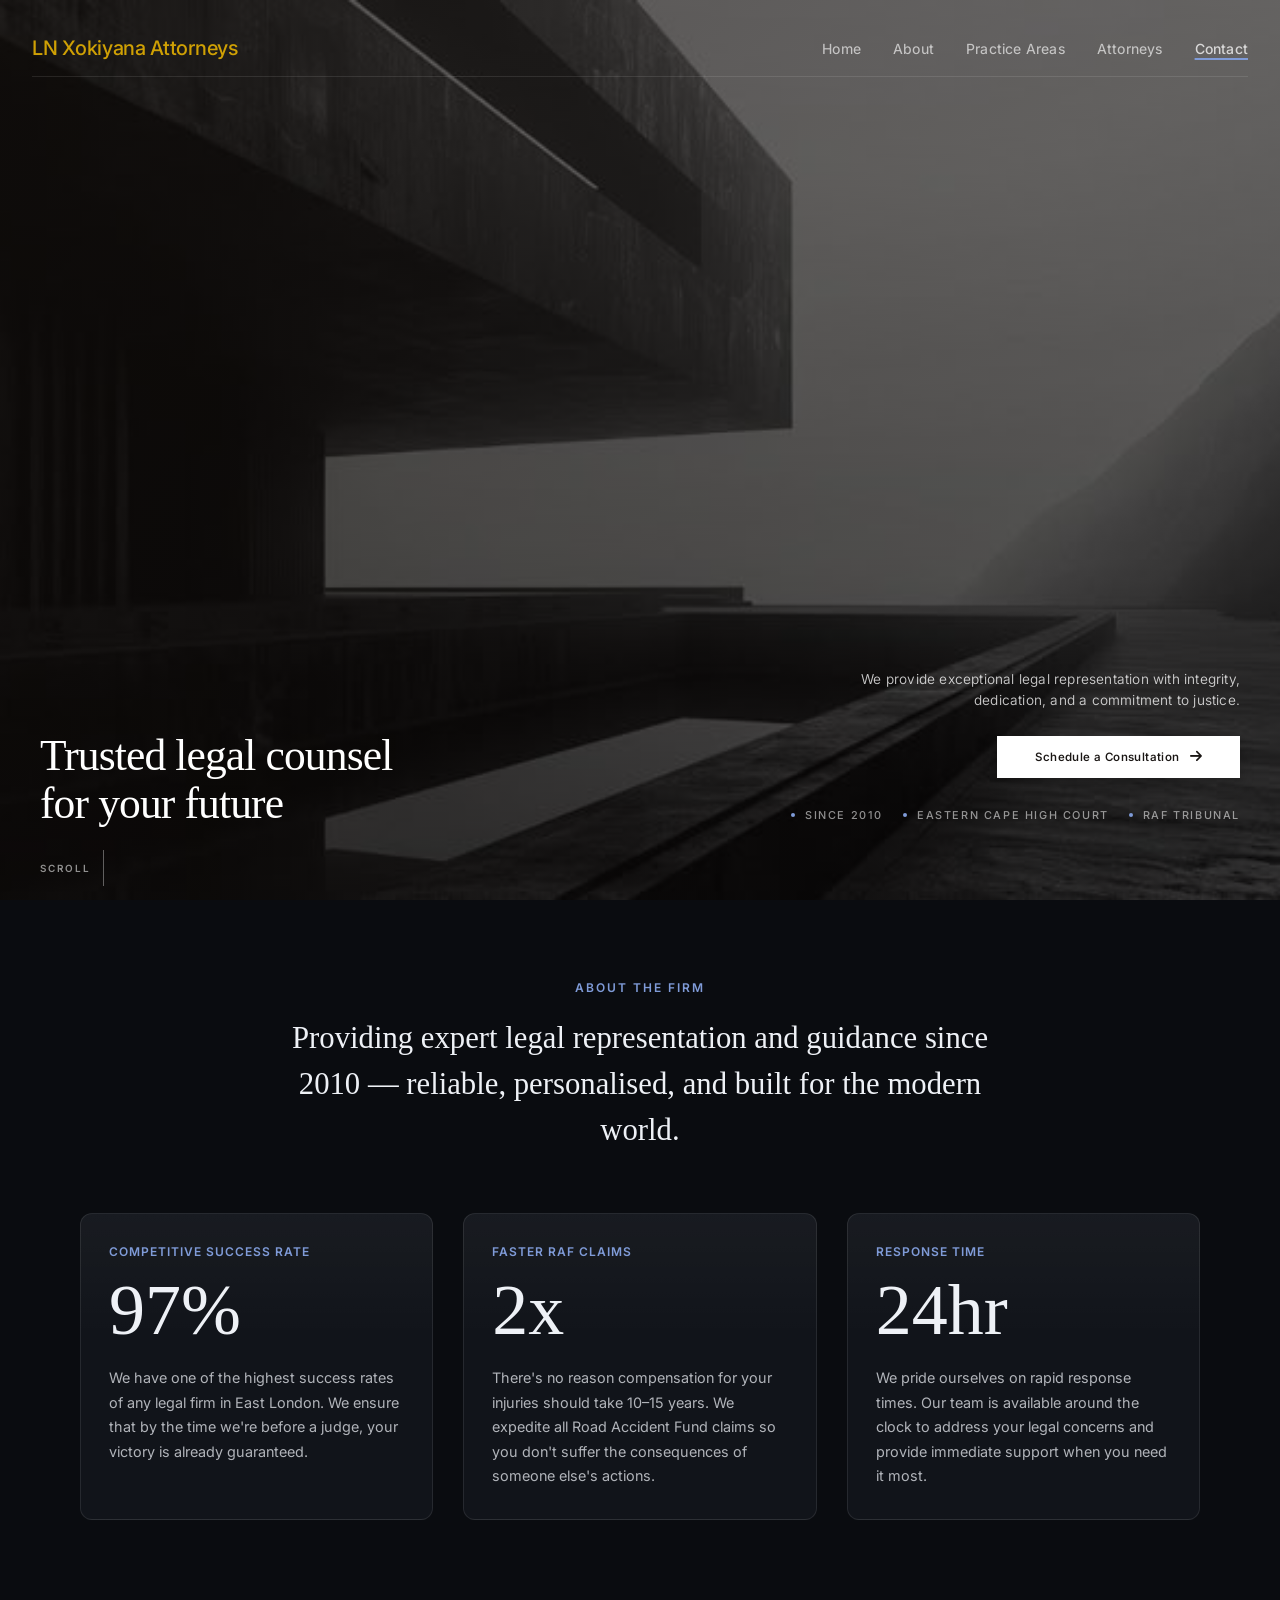
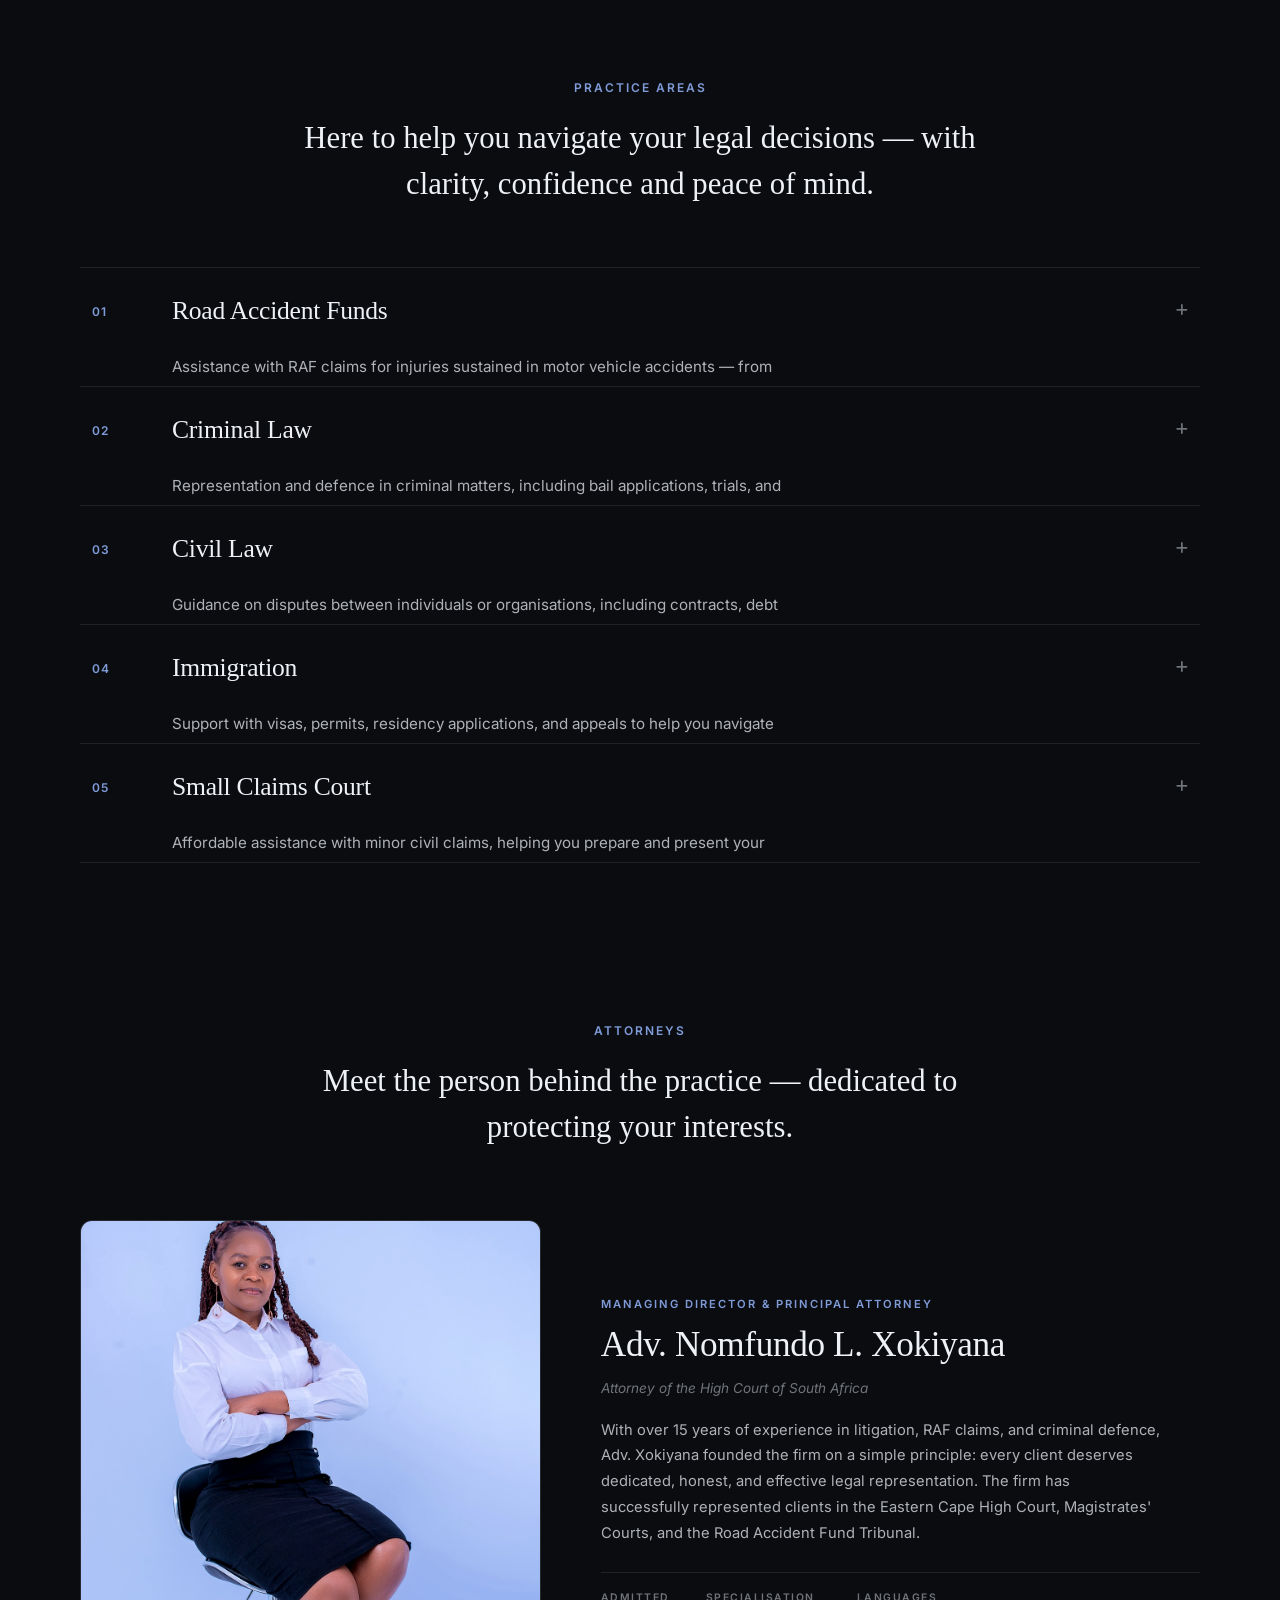
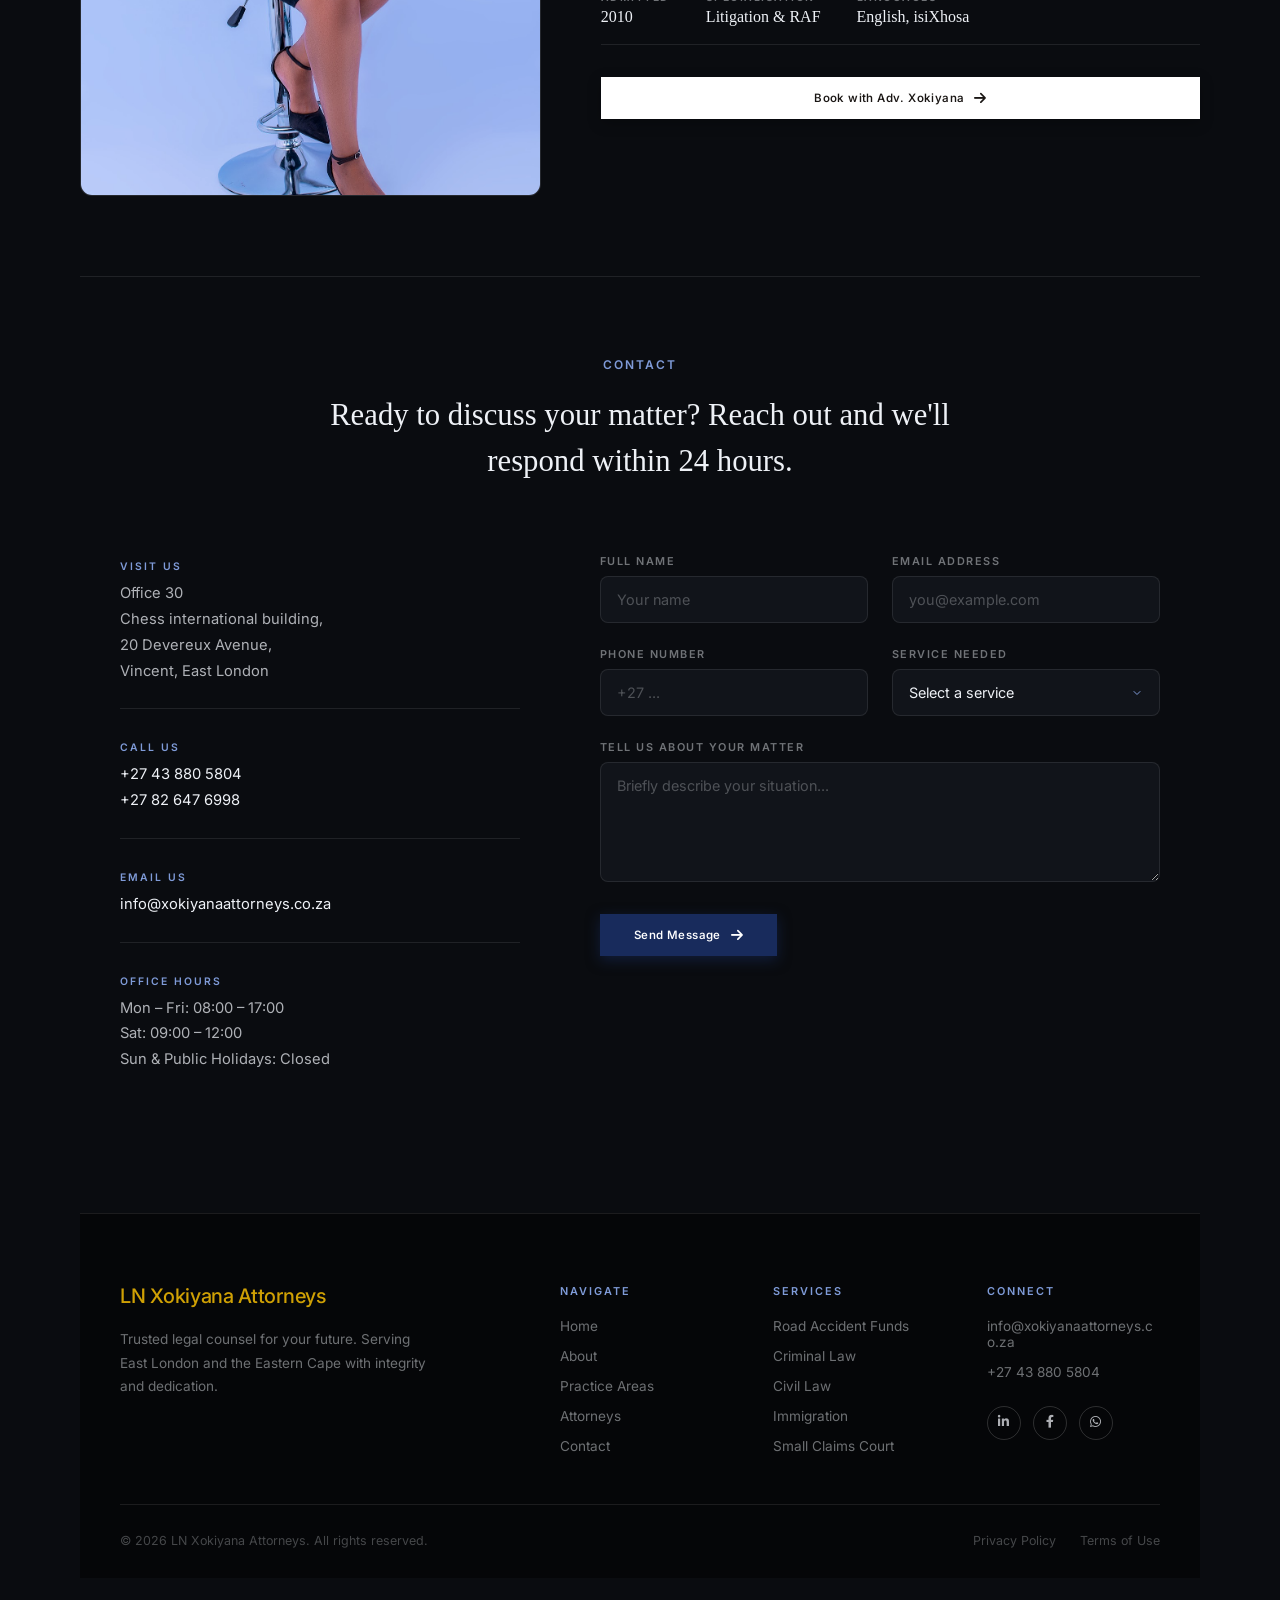
<file: index.html>
<!DOCTYPE html>
<html lang="en">

<head>
  <meta charset="UTF-8" />
  <meta name="viewport" content="width=device-width, initial-scale=1.0" />

  <!-- Primary meta -->
  <title>LN Xokiyana Attorneys — Trusted Legal Counsel, East London</title>
  <meta name="description"
    content="LN Xokiyana Attorneys — trusted legal counsel in East London, Eastern Cape. RAF claims, criminal defence, civil litigation, immigration, and small claims." />
  <meta name="author" content="LN Xokiyana Attorneys" />
  <meta name="theme-color" content="#0a0c10" />

  <!-- Open Graph (LinkedIn, WhatsApp, Facebook, Slack) -->
  <meta property="og:type" content="website" />
  <meta property="og:site_name" content="LN Xokiyana Attorneys" />
  <meta property="og:title" content="LN Xokiyana Attorneys — Trusted Legal Counsel" />
  <meta property="og:description"
    content="RAF claims, criminal defence, civil litigation, and immigration law in East London, Eastern Cape." />
  <meta property="og:url" content="https://xokiyanaattorneys.co.za/" />
  <meta property="og:image" content="https://xokiyanaattorneys.co.za/assets/images/og-card.png" />
  <meta property="og:image:width" content="1200" />
  <meta property="og:image:height" content="630" />
  <meta property="og:image:alt" content="LN Xokiyana Attorneys — scales of justice wordmark" />
  <meta property="og:locale" content="en_ZA" />

  <!-- Twitter / X card -->
  <meta name="twitter:card" content="summary_large_image" />
  <meta name="twitter:title" content="LN Xokiyana Attorneys — Trusted Legal Counsel" />
  <meta name="twitter:description"
    content="RAF claims, criminal defence, civil litigation, and immigration law in East London, Eastern Cape." />
  <meta name="twitter:image" content="https://xokiyanaattorneys.co.za/assets/images/og-card.png" />

  <!-- Favicon -->
  <link rel="icon" href="assets/icons/favicon_io/favicon.ico" sizes="any" />
  <link rel="icon" href="/assets/icon/favicon_io/favicon.svg" type="image/svg+xml" />
  <link rel="apple-touch-icon" href="/assets/icon/favicon_io/apple-touch-icon.png" />

  <!-- Fonts -->
  <link rel="preconnect" href="https://fonts.googleapis.com">
  <link rel="preconnect" href="https://fonts.gstatic.com" crossorigin>
  <link href="https://fonts.googleapis.com/css2?family=Inter:wght@300;400;500;600&display=swap" rel="stylesheet">

  <!-- Icons -->
  <link rel="stylesheet" href="https://cdnjs.cloudflare.com/ajax/libs/font-awesome/6.0.0-beta3/css/all.min.css" />

  <!-- Styles -->
  <link rel="stylesheet" href="css/main.css">
</head>

<body>

  <!-- NAVIGATION -->
  <nav id="navbar" aria-label="Primary">
    <div class="nav-container">
      <div class="logo-wrapper">
        <a href="#" class="logo-text" aria-label="LN Xokiyana Attorneys — home">LN Xokiyana Attorneys</a>
      </div>

      <button class="hamburger" aria-label="Open menu" aria-expanded="false" aria-controls="nav-links">
        <span></span><span></span><span></span>
      </button>

      <div class="nav-links" id="nav-links">
        <a href="#" class="active">Home</a>
        <a href="#about">About</a>
        <a href="#practice-areas">Practice Areas</a>
        <a href="#attorneys">Attorneys</a>
        <a href="#contact">Contact</a>
      </div>
    </div>
  </nav>

  <!-- HERO -->
  <section class="hero">
    <div class="hero-content-wrapper">
      <div class="hero-grid">
        <div class="hero-left">
          <h1>
            Trusted legal counsel <span>for your future</span>
          </h1>
        </div>

        <div class="hero-right">
          <p class="hero-subtext">
            We provide exceptional legal representation with integrity, dedication, and a commitment to justice.
          </p>
          <a href="#contact" class="btn-cta">
            Schedule a Consultation <i class="fa-solid fa-arrow-right"></i>
          </a>
          <ul class="hero-credentials" aria-label="Firm credentials">
            <li>Since 2010</li>
            <li>Eastern Cape High Court</li>
            <li>RAF Tribunal</li>
          </ul>
        </div>
      </div>

      <a href="#about" class="scroll-cue" aria-label="Scroll to content">
        <span class="scroll-cue-label">Scroll</span>
        <span class="scroll-cue-line" aria-hidden="true"></span>
      </a>
    </div>
  </section>

  <!-- ABOUT -->
  <section class="about" id="about">
    <p class="eyebrow">About the Firm</p>
    <h2 class="section-lede">
      Providing expert legal representation and guidance since 2010 — reliable, personalised, and built for the modern
      world.
    </h2>

    <div class="about-stats">
      <div class="stat reveal">
        <h3>Competitive Success Rate</h3>
        <div class="number">97%</div>
        <p>We have one of the highest success rates of any legal firm in East London. We ensure that by the time we're
          before a judge, your victory is already guaranteed.</p>
      </div>

      <div class="stat reveal">
        <h3>Faster RAF Claims</h3>
        <div class="number">2x</div>
        <p>There's no reason compensation for your injuries should take 10–15 years. We expedite all Road Accident Fund
          claims so you don't suffer the consequences of someone else's actions.</p>
      </div>

      <div class="stat reveal">
        <h3>Response Time</h3>
        <div class="number">24hr</div>
        <p>We pride ourselves on rapid response times. Our team is available around the clock to address your legal
          concerns and provide immediate support when you need it most.</p>
      </div>
    </div>
  </section>

  <!-- PRACTICE AREAS -->
  <section class="services" id="practice-areas">
    <p class="eyebrow">Practice Areas</p>
    <h2 class="section-lede">
      Here to help you navigate your legal decisions — with clarity, confidence and peace of mind.
    </h2>

    <div class="services-list">

      <div class="service-item reveal">
        <button class="service-header" aria-expanded="false" aria-controls="svc-raf">
          <span class="service-number">01</span>
          <h3>Road Accident Funds</h3>
          <i class="fa-solid fa-plus" aria-hidden="true"></i>
        </button>
        <div class="service-body" id="svc-raf" role="region">
          <div class="service-body-inner">
            <p>Assistance with RAF claims for injuries sustained in motor vehicle accidents — from lodgement to final
              payout. We expedite claims so you don't wait years for the compensation you deserve.</p>
            <a href="#contact" class="btn-cta">Book a Consultation <i class="fa-solid fa-arrow-right"></i></a>
          </div>
        </div>
      </div>

      <div class="service-item reveal">
        <button class="service-header" aria-expanded="false" aria-controls="svc-criminal">
          <span class="service-number">02</span>
          <h3>Criminal Law</h3>
          <i class="fa-solid fa-plus" aria-hidden="true"></i>
        </button>
        <div class="service-body" id="svc-criminal" role="region">
          <div class="service-body-inner">
            <p>Representation and defence in criminal matters, including bail applications, trials, and plea
              negotiations. We stand beside you at every stage of the process.</p>
            <a href="#contact" class="btn-cta">Book a Consultation <i class="fa-solid fa-arrow-right"></i></a>
          </div>
        </div>
      </div>

      <div class="service-item reveal">
        <button class="service-header" aria-expanded="false" aria-controls="svc-civil">
          <span class="service-number">03</span>
          <h3>Civil Law</h3>
          <i class="fa-solid fa-plus" aria-hidden="true"></i>
        </button>
        <div class="service-body" id="svc-civil" role="region">
          <div class="service-body-inner">
            <p>Guidance on disputes between individuals or organisations, including contracts, debt claims, and personal
              injury matters. Clear advice, practical solutions.</p>
            <a href="#contact" class="btn-cta">Book a Consultation <i class="fa-solid fa-arrow-right"></i></a>
          </div>
        </div>
      </div>

      <div class="service-item reveal">
        <button class="service-header" aria-expanded="false" aria-controls="svc-immigration">
          <span class="service-number">04</span>
          <h3>Immigration</h3>
          <i class="fa-solid fa-plus" aria-hidden="true"></i>
        </button>
        <div class="service-body" id="svc-immigration" role="region">
          <div class="service-body-inner">
            <p>Support with visas, permits, residency applications, and appeals to help you navigate South African
              immigration law with confidence.</p>
            <a href="#contact" class="btn-cta">Book a Consultation <i class="fa-solid fa-arrow-right"></i></a>
          </div>
        </div>
      </div>

      <div class="service-item reveal">
        <button class="service-header" aria-expanded="false" aria-controls="svc-small-claims">
          <span class="service-number">05</span>
          <h3>Small Claims Court</h3>
          <i class="fa-solid fa-plus" aria-hidden="true"></i>
        </button>
        <div class="service-body" id="svc-small-claims" role="region">
          <div class="service-body-inner">
            <p>Affordable assistance with minor civil claims, helping you prepare and present your case with confidence
              — no legal jargon, no unnecessary delays.</p>
            <a href="#contact" class="btn-cta">Book a Consultation <i class="fa-solid fa-arrow-right"></i></a>
          </div>
        </div>
      </div>

    </div>
  </section>

  <!-- ATTORNEYS -->
  <section class="attorneys" id="attorneys">
    <p class="eyebrow">Attorneys</p>
    <h2 class="section-lede">
      Meet the person behind the practice — dedicated to protecting your interests.
    </h2>

    <!-- Founder -->
    <div class="attorney-featured reveal">
      <div class="attorney-featured-image">
        <img src="/assets/images/Nomfundo_Xokiyana.jpg" alt="Adv. Nomfundo L. Xokiyana" loading="lazy">
      </div>
      <div class="attorney-featured-info">
        <span class="attorney-label">Managing Director &amp; Principal Attorney</span>
        <h3>Adv. Nomfundo L. Xokiyana</h3>
        <p class="attorney-role">Attorney of the High Court of South Africa</p>
        <p class="attorney-bio">
          With over 15 years of experience in litigation, RAF claims, and criminal defence,
          Adv. Xokiyana founded the firm on a simple principle: every client deserves
          dedicated, honest, and effective legal representation. The firm has successfully
          represented clients in the Eastern Cape High Court, Magistrates' Courts, and
          the Road Accident Fund Tribunal.
        </p>
        <div class="attorney-meta">
          <div class="meta-item">
            <span class="meta-label">Admitted</span>
            <span class="meta-value">2010</span>
          </div>
          <div class="meta-item">
            <span class="meta-label">Specialisation</span>
            <span class="meta-value">Litigation &amp; RAF</span>
          </div>
          <div class="meta-item">
            <span class="meta-label">Languages</span>
            <span class="meta-value">English, isiXhosa</span>
          </div>
        </div>
        <a href="#contact" class="btn-cta">Book with Adv. Xokiyana <i class="fa-solid fa-arrow-right"></i></a>
      </div>
    </div>

  <!-- CONTACT -->
  <section class="contact" id="contact">
    <p class="eyebrow">Contact</p>
    <h2 class="section-lede">
      Ready to discuss your matter? Reach out and we'll respond within 24 hours.
    </h2>

    <div class="contact-grid">

      <div class="contact-details">
        <div class="contact-block">
          <span class="contact-label">Visit Us</span>
          <p>Office 30 <br> Chess international building, <br> 20 Devereux Avenue, <br> Vincent, East London</p>
        </div>

        <div class="contact-block">
          <span class="contact-label">Call Us</span>
          <p><a href="tel:+27431234567">+27 43 880 5804</a><br>
            <a href="tel:+27821234567">+27 82 647 6998</a>
          </p>
        </div>

        <div class="contact-block">
          <span class="contact-label">Email Us</span>
          <p><a href="mailto:info@xokiyanaattorneys.co.za">info@xokiyanaattorneys.co.za</a></p>
        </div>

        <div class="contact-block">
          <span class="contact-label">Office Hours</span>
          <p>Mon – Fri: 08:00 – 17:00<br>
            Sat: 09:00 – 12:00<br>
            Sun &amp; Public Holidays: Closed</p>
        </div>
      </div>

      <!-- Replace action with your Formspree endpoint, e.g. https://formspree.io/f/xxxxxxx -->
      <form class="contact-form" action="https://formspree.io/f/your-form-id" method="POST" novalidate>
        <input type="hidden" name="_subject" value="New inquiry from website">
        <input type="text" name="_gotcha" style="display:none" tabindex="-1" autocomplete="off" aria-hidden="true">

        <div class="form-row">
          <div class="form-group">
            <label for="name">Full Name</label>
            <input type="text" id="name" name="name" placeholder="Your name" autocomplete="name" required>
          </div>
          <div class="form-group">
            <label for="email">Email Address</label>
            <input type="email" id="email" name="email" placeholder="you@example.com" autocomplete="email" required>
          </div>
        </div>

        <div class="form-row">
          <div class="form-group">
            <label for="phone">Phone Number</label>
            <input type="tel" id="phone" name="phone" placeholder="+27 ..." autocomplete="tel">
          </div>
          <div class="form-group">
            <label for="service">Service Needed</label>
            <select id="service" name="service">
              <option value="">Select a service</option>
              <option value="raf">Road Accident Funds</option>
              <option value="criminal">Criminal Law</option>
              <option value="civil">Civil Law</option>
              <option value="immigration">Immigration</option>
              <option value="small-claims">Small Claims Court</option>
              <option value="other">Other</option>
            </select>
          </div>
        </div>

        <div class="form-group">
          <label for="message">Tell us about your matter</label>
          <textarea id="message" name="message" rows="5" placeholder="Briefly describe your situation..."
            required></textarea>
        </div>

        <button type="submit" class="btn-cta">
          Send Message <i class="fa-solid fa-arrow-right"></i>
        </button>
        <p class="form-status" role="status" aria-live="polite"></p>
      </form>

    </div>
  </section>

  <!-- FOOTER -->
  <footer class="footer">
    <div class="footer-container">

      <div class="footer-top">
        <div class="footer-brand">
          <div class="logo-wrapper">
            <span class="logo-text">LN Xokiyana Attorneys</span>
          </div>
          <p class="footer-tagline">
            Trusted legal counsel for your future. Serving East London and the Eastern Cape with integrity and
            dedication.
          </p>
        </div>

        <div class="footer-links">
          <div class="footer-col">
            <h4>Navigate</h4>
            <a href="#">Home</a>
            <a href="#about">About</a>
            <a href="#practice-areas">Practice Areas</a>
            <a href="#attorneys">Attorneys</a>
            <a href="#contact">Contact</a>
          </div>

          <div class="footer-col">
            <h4>Services</h4>
            <a href="#practice-areas">Road Accident Funds</a>
            <a href="#practice-areas">Criminal Law</a>
            <a href="#practice-areas">Civil Law</a>
            <a href="#practice-areas">Immigration</a>
            <a href="#practice-areas">Small Claims Court</a>
          </div>

          <div class="footer-col">
            <h4>Connect</h4>
            <a href="mailto:info@xokiyanaattorneys.co.za">info@xokiyanaattorneys.co.za</a>
            <a href="tel:+27438805804">+27 43 880 5804</a>
            <div class="footer-socials">
              <a href="#" aria-label="LinkedIn"><i class="fa-brands fa-linkedin-in" aria-hidden="true"></i></a>
              <a href="#" aria-label="Facebook"><i class="fa-brands fa-facebook-f" aria-hidden="true"></i></a>
              <a href="https://wa.me/27786476998" aria-label="WhatsApp"><i class="fa-brands fa-whatsapp"
                  aria-hidden="true"></i></a>
            </div>
          </div>
        </div>
      </div>

      <div class="footer-bottom">
        <p>&copy; 2026 LN Xokiyana Attorneys. All rights reserved.</p>
        <div class="footer-legal">
          <a href="privacy.html">Privacy Policy</a>
          <a href="terms.html">Terms of Use</a>
        </div>
      </div>

    </div>
  </footer>

  <script src="js/main.js" defer></script>
</body>

</html>
</file>
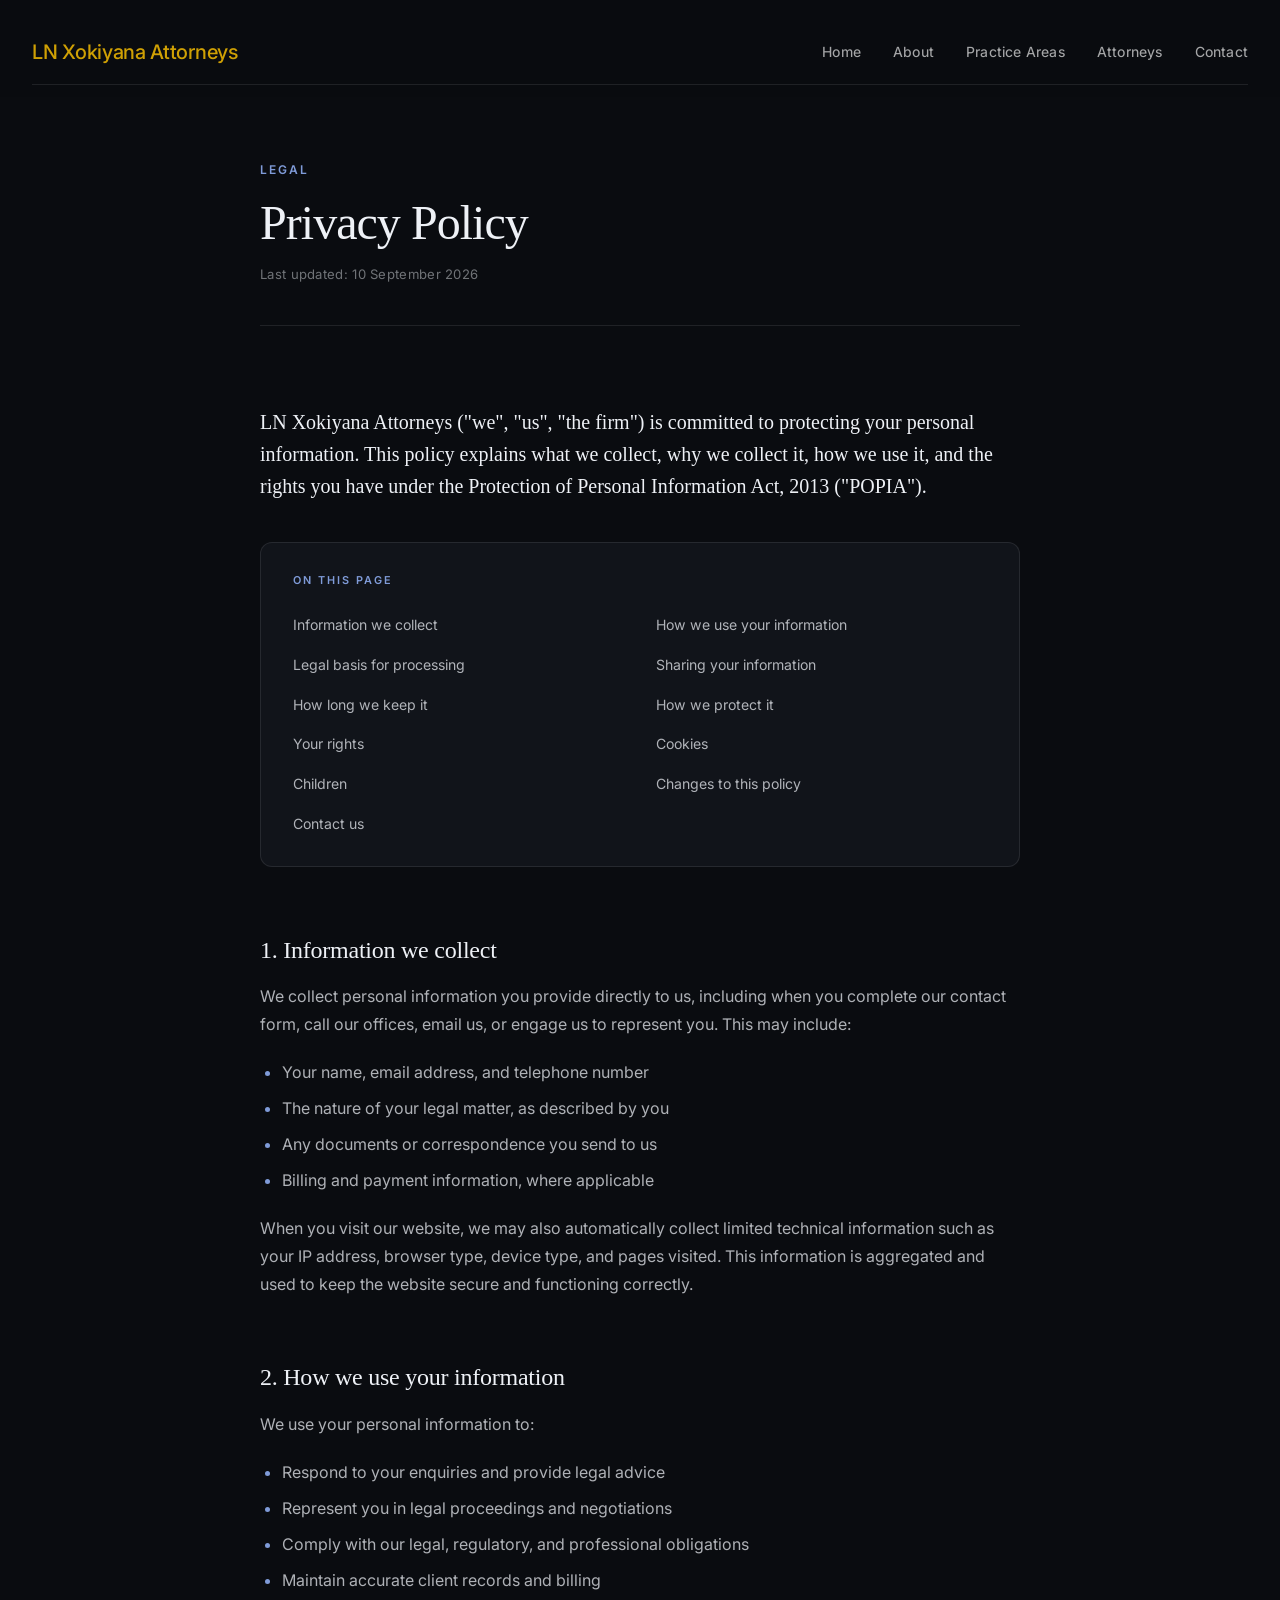
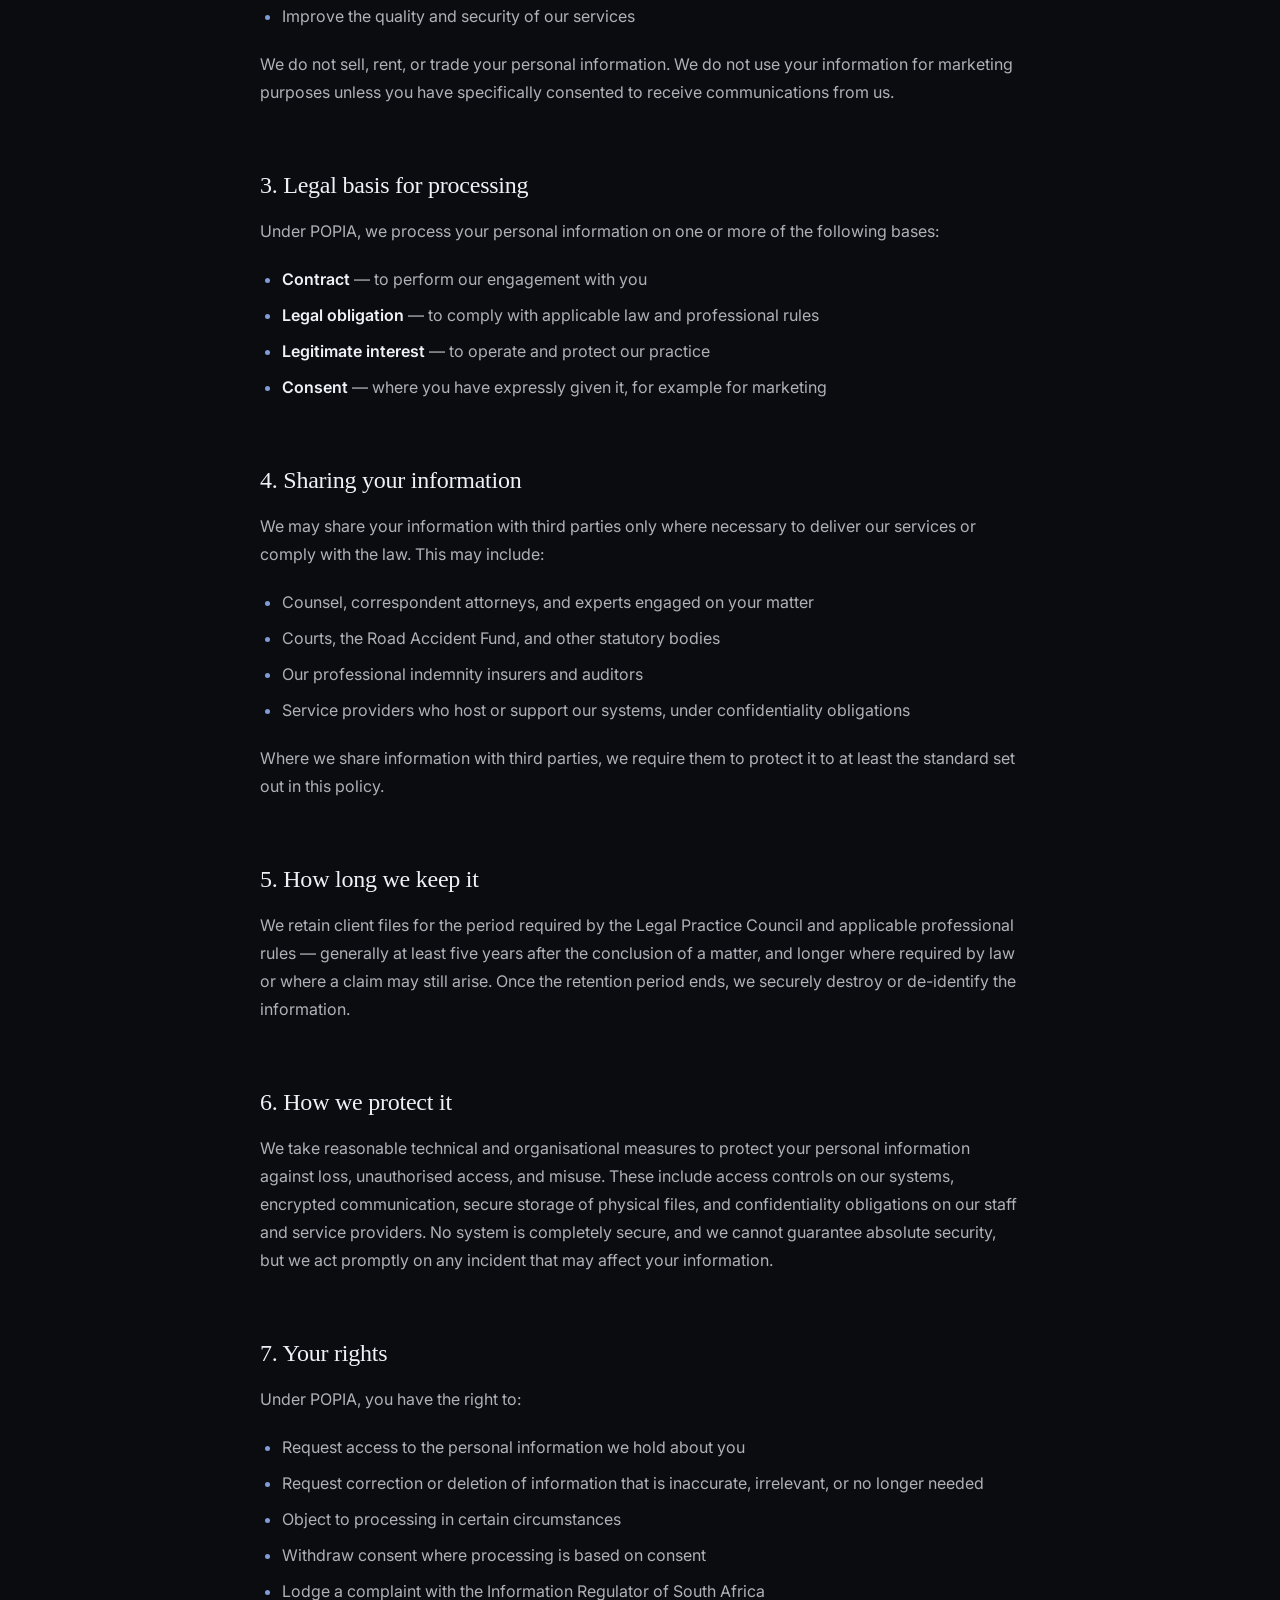
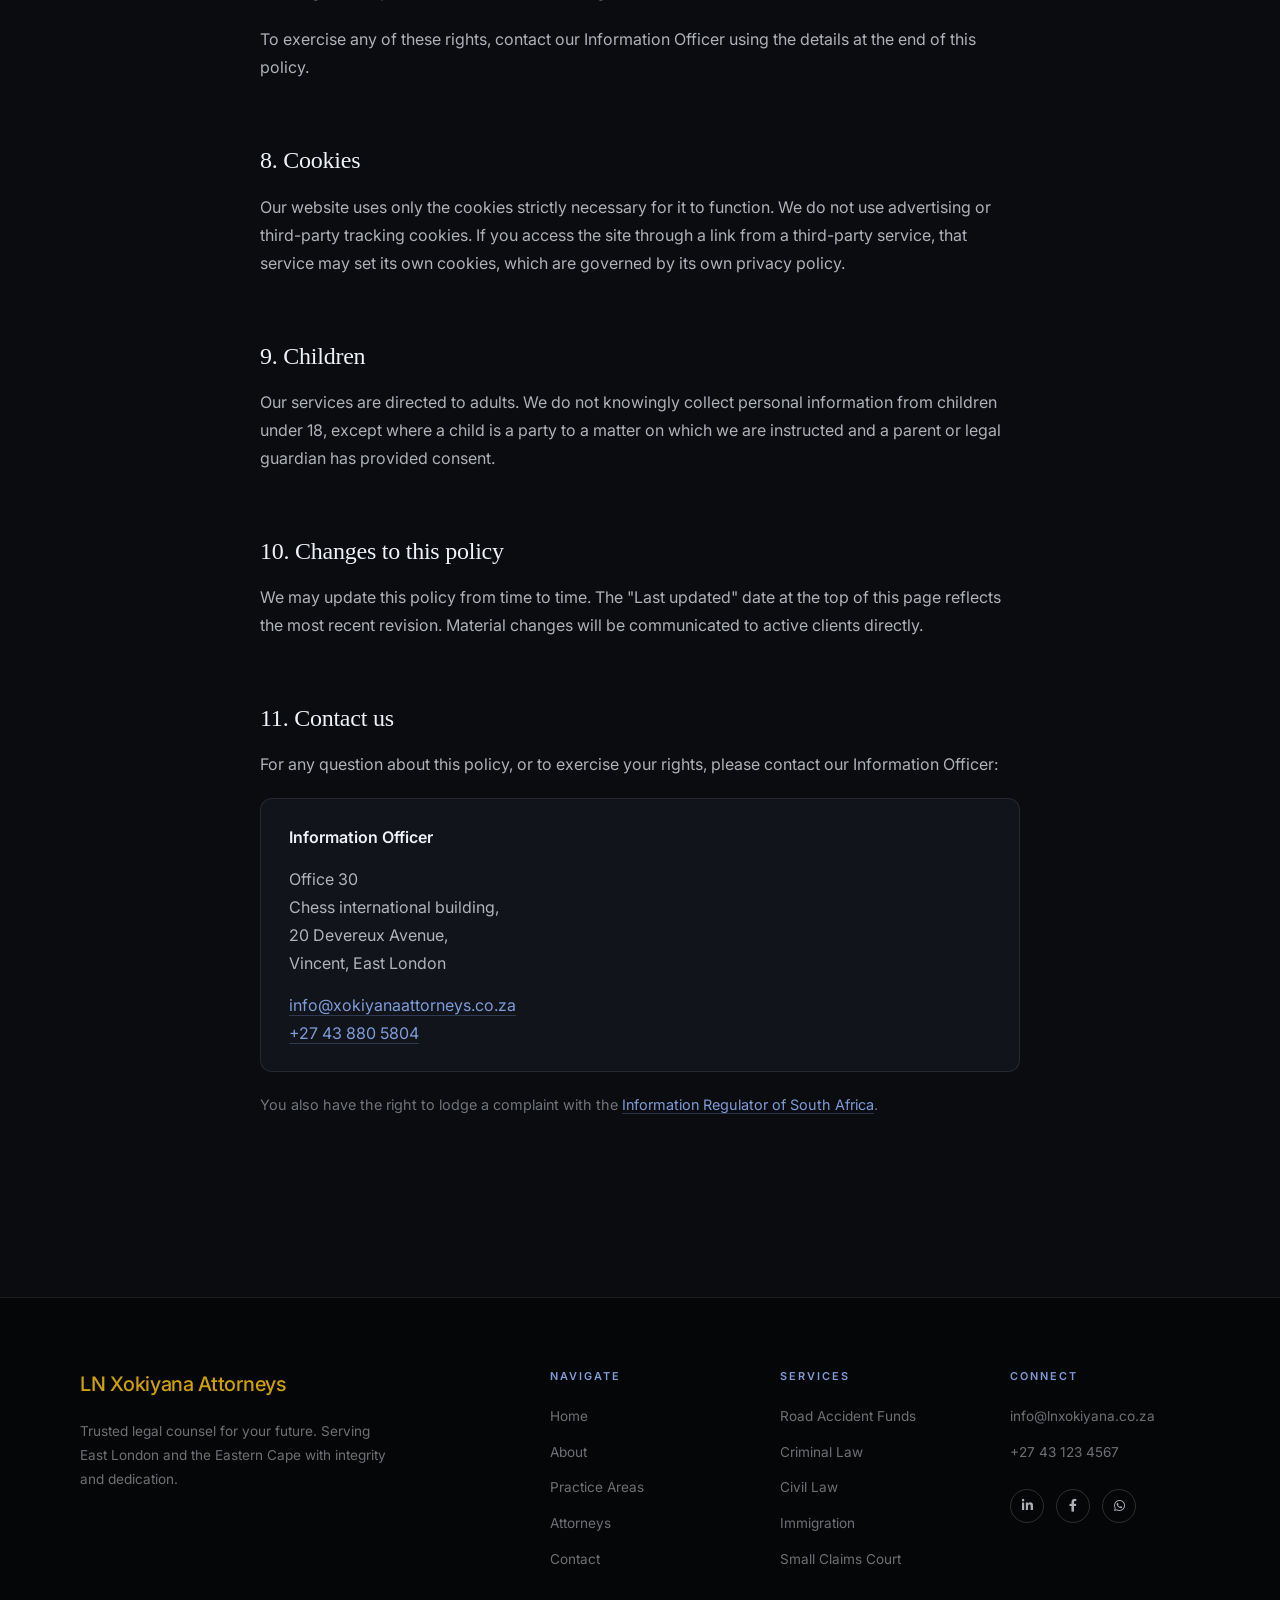
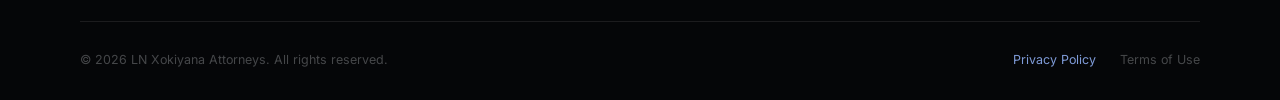
<file: privacy.html>
<!DOCTYPE html>
<html lang="en">

<head>
  <meta charset="UTF-8" />
  <meta name="viewport" content="width=device-width, initial-scale=1.0" />
  <title>Privacy Policy — LN Xokiyana Attorneys</title>
  <meta name="description"
    content="How LN Xokiyana Attorneys collects, uses, and protects your personal information under POPIA." />
  <meta name="theme-color" content="#0a0c10" />
  <link rel="icon" href="/favicon.ico" sizes="any" />
  <link rel="icon" href="/assets/images/favicon.svg" type="image/svg+xml" />
  <link rel="preconnect" href="https://fonts.googleapis.com">
  <link rel="preconnect" href="https://fonts.gstatic.com" crossorigin>
  <link href="https://fonts.googleapis.com/css2?family=Inter:wght@300;400;500;600&display=swap" rel="stylesheet">
  <link rel="stylesheet" href="https://cdnjs.cloudflare.com/ajax/libs/font-awesome/6.0.0-beta3/css/all.min.css" />
  <link rel="stylesheet" href="css/subpages.css">
</head>

<body class="subpage">

  <!-- NAV -->
  <nav id="navbar" class="is-scrolled" aria-label="Primary">
    <div class="nav-container">
      <div class="logo-wrapper">
        <a href="index.html" class="logo-text" aria-label="LN Xokiyana Attorneys — home">LN Xokiyana Attorneys</a>
      </div>

      <button class="hamburger" aria-label="Open menu" aria-expanded="false" aria-controls="nav-links">
        <span></span><span></span><span></span>
      </button>

      <div class="nav-links" id="nav-links">
        <a href="index.html">Home</a>
        <a href="index.html#about">About</a>
        <a href="index.html#practice-areas">Practice Areas</a>
        <a href="index.html#attorneys">Attorneys</a>
        <a href="index.html#contact">Contact</a>
      </div>
    </div>
  </nav>

  <!-- HEADER -->
  <header class="subpage-header">
    <div class="subpage-header-inner">
      <p class="eyebrow">Legal</p>
      <h1 class="subpage-title">Privacy Policy</h1>
      <p class="subpage-meta">Last updated: 10 September 2026</p>
    </div>
  </header>

  <!-- CONTENT -->
  <main class="subpage-content">
    <article class="prose">

      <p class="lead">
        LN Xokiyana Attorneys ("we", "us", "the firm") is committed to protecting your
        personal information. This policy explains what we collect, why we collect it,
        how we use it, and the rights you have under the Protection of Personal
        Information Act, 2013 ("POPIA").
      </p>

      <nav class="toc" aria-label="On this page">
        <p class="toc-title">On this page</p>
        <ol>
          <li><a href="#information-we-collect">Information we collect</a></li>
          <li><a href="#how-we-use">How we use your information</a></li>
          <li><a href="#legal-basis">Legal basis for processing</a></li>
          <li><a href="#sharing">Sharing your information</a></li>
          <li><a href="#retention">How long we keep it</a></li>
          <li><a href="#security">How we protect it</a></li>
          <li><a href="#your-rights">Your rights</a></li>
          <li><a href="#cookies">Cookies</a></li>
          <li><a href="#children">Children</a></li>
          <li><a href="#changes">Changes to this policy</a></li>
          <li><a href="#contact">Contact us</a></li>
        </ol>
      </nav>

      <section id="information-we-collect">
        <h2>1. Information we collect</h2>
        <p>
          We collect personal information you provide directly to us, including when
          you complete our contact form, call our offices, email us, or engage us to
          represent you. This may include:
        </p>
        <ul>
          <li>Your name, email address, and telephone number</li>
          <li>The nature of your legal matter, as described by you</li>
          <li>Any documents or correspondence you send to us</li>
          <li>Billing and payment information, where applicable</li>
        </ul>
        <p>
          When you visit our website, we may also automatically collect limited
          technical information such as your IP address, browser type, device type,
          and pages visited. This information is aggregated and used to keep the
          website secure and functioning correctly.
        </p>
      </section>

      <section id="how-we-use">
        <h2>2. How we use your information</h2>
        <p>We use your personal information to:</p>
        <ul>
          <li>Respond to your enquiries and provide legal advice</li>
          <li>Represent you in legal proceedings and negotiations</li>
          <li>Comply with our legal, regulatory, and professional obligations</li>
          <li>Maintain accurate client records and billing</li>
          <li>Improve the quality and security of our services</li>
        </ul>
        <p>
          We do not sell, rent, or trade your personal information. We do not use
          your information for marketing purposes unless you have specifically
          consented to receive communications from us.
        </p>
      </section>

      <section id="legal-basis">
        <h2>3. Legal basis for processing</h2>
        <p>
          Under POPIA, we process your personal information on one or more of the
          following bases:
        </p>
        <ul>
          <li><strong>Contract</strong> — to perform our engagement with you</li>
          <li><strong>Legal obligation</strong> — to comply with applicable law and professional rules</li>
          <li><strong>Legitimate interest</strong> — to operate and protect our practice</li>
          <li><strong>Consent</strong> — where you have expressly given it, for example for marketing</li>
        </ul>
      </section>

      <section id="sharing">
        <h2>4. Sharing your information</h2>
        <p>
          We may share your information with third parties only where necessary to
          deliver our services or comply with the law. This may include:
        </p>
        <ul>
          <li>Counsel, correspondent attorneys, and experts engaged on your matter</li>
          <li>Courts, the Road Accident Fund, and other statutory bodies</li>
          <li>Our professional indemnity insurers and auditors</li>
          <li>Service providers who host or support our systems, under confidentiality obligations</li>
        </ul>
        <p>
          Where we share information with third parties, we require them to protect
          it to at least the standard set out in this policy.
        </p>
      </section>

      <section id="retention">
        <h2>5. How long we keep it</h2>
        <p>
          We retain client files for the period required by the Legal Practice
          Council and applicable professional rules — generally at least five years
          after the conclusion of a matter, and longer where required by law or
          where a claim may still arise. Once the retention period ends, we
          securely destroy or de-identify the information.
        </p>
      </section>

      <section id="security">
        <h2>6. How we protect it</h2>
        <p>
          We take reasonable technical and organisational measures to protect your
          personal information against loss, unauthorised access, and misuse. These
          include access controls on our systems, encrypted communication, secure
          storage of physical files, and confidentiality obligations on our staff
          and service providers. No system is completely secure, and we cannot
          guarantee absolute security, but we act promptly on any incident that
          may affect your information.
        </p>
      </section>

      <section id="your-rights">
        <h2>7. Your rights</h2>
        <p>Under POPIA, you have the right to:</p>
        <ul>
          <li>Request access to the personal information we hold about you</li>
          <li>Request correction or deletion of information that is inaccurate, irrelevant, or no longer needed</li>
          <li>Object to processing in certain circumstances</li>
          <li>Withdraw consent where processing is based on consent</li>
          <li>Lodge a complaint with the Information Regulator of South Africa</li>
        </ul>
        <p>
          To exercise any of these rights, contact our Information Officer using the
          details at the end of this policy.
        </p>
      </section>

      <section id="cookies">
        <h2>8. Cookies</h2>
        <p>
          Our website uses only the cookies strictly necessary for it to function.
          We do not use advertising or third-party tracking cookies. If you access
          the site through a link from a third-party service, that service may set
          its own cookies, which are governed by its own privacy policy.
        </p>
      </section>

      <section id="children">
        <h2>9. Children</h2>
        <p>
          Our services are directed to adults. We do not knowingly collect personal
          information from children under 18, except where a child is a party to a
          matter on which we are instructed and a parent or legal guardian has
          provided consent.
        </p>
      </section>

      <section id="changes">
        <h2>10. Changes to this policy</h2>
        <p>
          We may update this policy from time to time. The "Last updated" date at
          the top of this page reflects the most recent revision. Material changes
          will be communicated to active clients directly.
        </p>
      </section>

      <section id="contact">
        <h2>11. Contact us</h2>
        <p>
          For any question about this policy, or to exercise your rights, please
          contact our Information Officer:
        </p>
        <div class="contact-card">
          <p>
            <strong>Information Officer</strong><br>
            <p>Office 30 <br> Chess international building, <br> 20 Devereux Avenue, <br> Vincent, East London</p>
          </p>
          <p>
            <a href="mailto:info@xokiyanaattorneys.co.za">info@xokiyanaattorneys.co.za</a><br>
            <a href="tel:+2743 880 5804">+27 43 880 5804</a>
          </p>
        </div>
        <p class="regulator-note">
          You also have the right to lodge a complaint with the
          <a href="https://inforegulator.org.za" target="_blank" rel="noopener noreferrer">Information Regulator of South Africa</a>.
        </p>
      </section>

    </article>
  </main>

  <!-- FOOTER -->
  <footer class="footer">
    <div class="footer-container">
      <div class="footer-top">
        <div class="footer-brand">
          <div class="logo-wrapper">
            <span class="logo-text">LN Xokiyana Attorneys</span>
          </div>
          <p class="footer-tagline">
            Trusted legal counsel for your future. Serving East London and the Eastern Cape with integrity and
            dedication.
          </p>
        </div>

        <div class="footer-links">
          <div class="footer-col">
            <h4>Navigate</h4>
            <a href="index.html">Home</a>
            <a href="index.html#about">About</a>
            <a href="index.html#practice-areas">Practice Areas</a>
            <a href="index.html#attorneys">Attorneys</a>
            <a href="index.html#contact">Contact</a>
          </div>

          <div class="footer-col">
            <h4>Services</h4>
            <a href="index.html#practice-areas">Road Accident Funds</a>
            <a href="index.html#practice-areas">Criminal Law</a>
            <a href="index.html#practice-areas">Civil Law</a>
            <a href="index.html#practice-areas">Immigration</a>
            <a href="index.html#practice-areas">Small Claims Court</a>
          </div>

          <div class="footer-col">
            <h4>Connect</h4>
            <a href="mailto:info@lnxokiyana.co.za">info@lnxokiyana.co.za</a>
            <a href="tel:+27431234567">+27 43 123 4567</a>
            <div class="footer-socials">
              <a href="#" aria-label="LinkedIn"><i class="fa-brands fa-linkedin-in" aria-hidden="true"></i></a>
              <a href="#" aria-label="Facebook"><i class="fa-brands fa-facebook-f" aria-hidden="true"></i></a>
              <a href="https://wa.me/27786476998" aria-label="WhatsApp"><i class="fa-brands fa-whatsapp" aria-hidden="true"></i></a>
            </div>
          </div>
        </div>
      </div>

      <div class="footer-bottom">
        <p>&copy; 2026 LN Xokiyana Attorneys. All rights reserved.</p>
        <div class="footer-legal">
          <a href="privacy.html" aria-current="page">Privacy Policy</a>
          <a href="terms.html">Terms of Use</a>
        </div>
      </div>
    </div>
  </footer>

  <script src="js/main.js" defer></script>
</body>

</html>
</file>
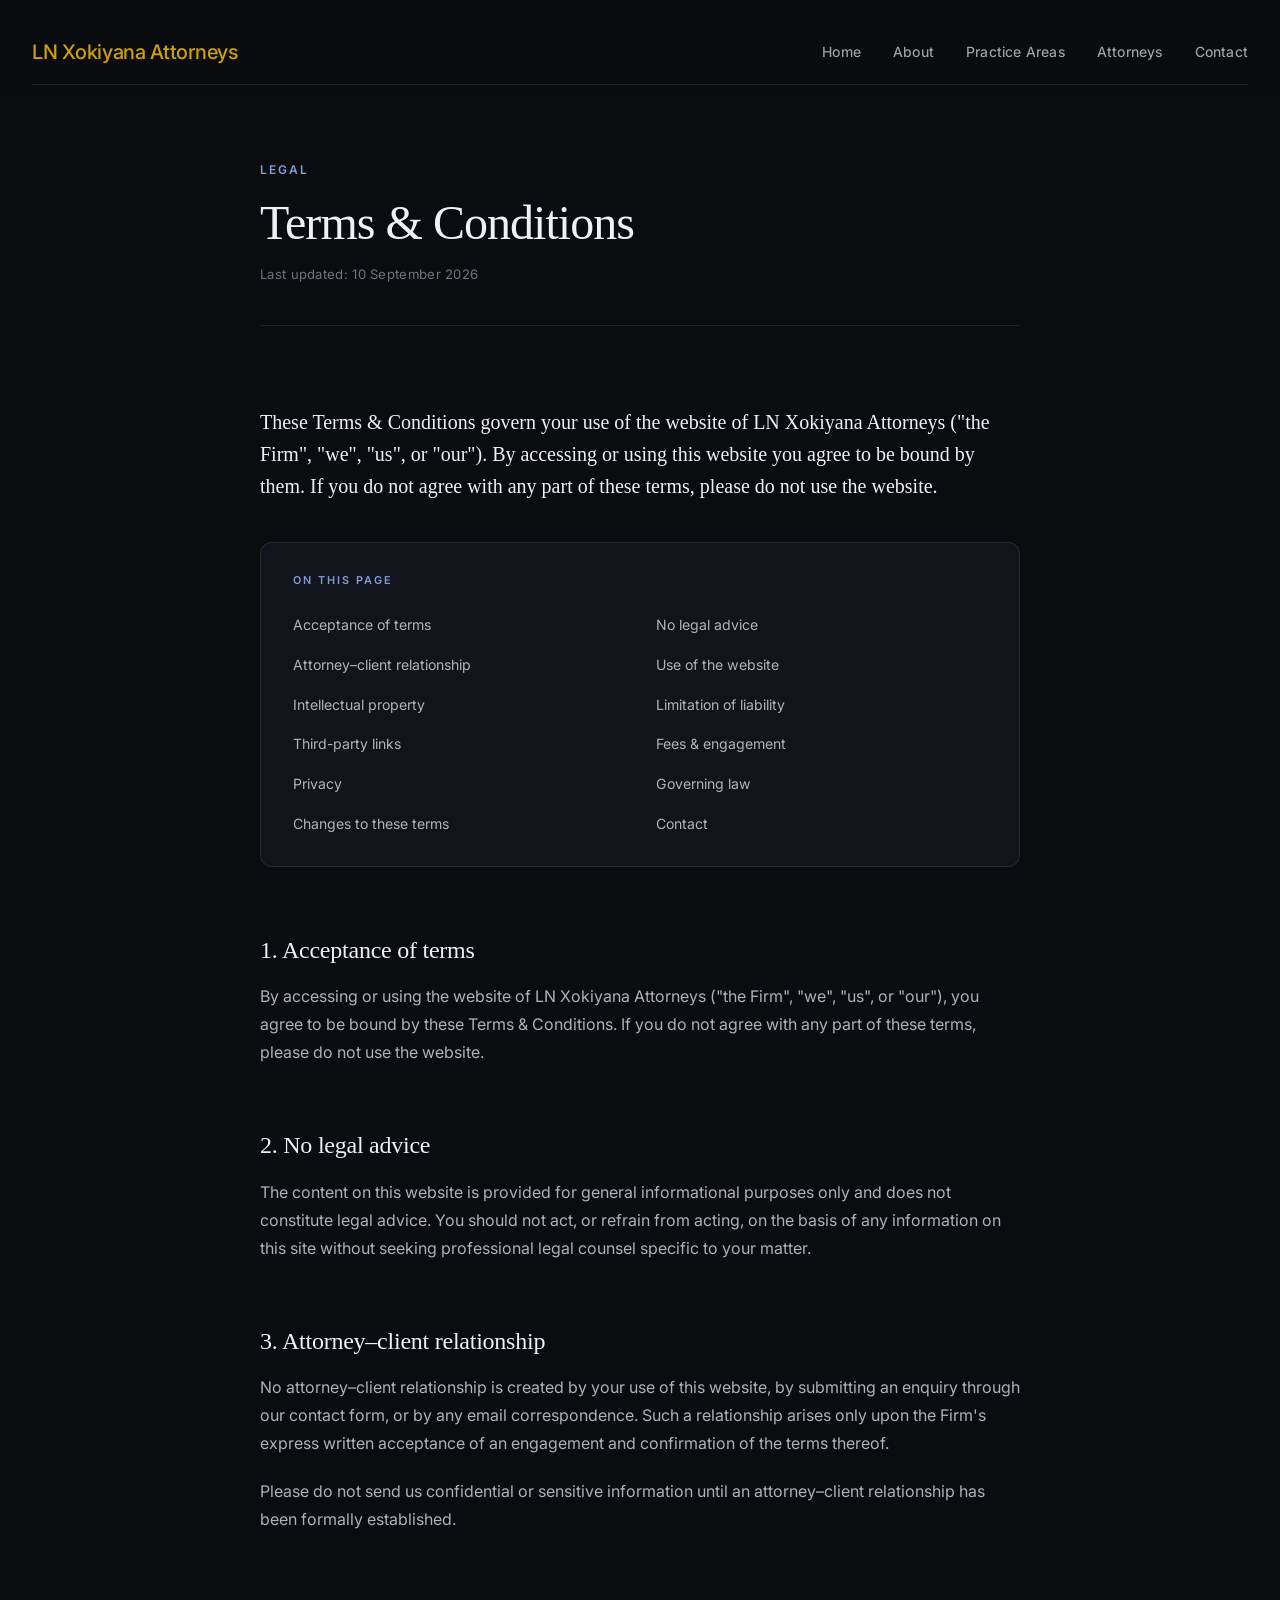
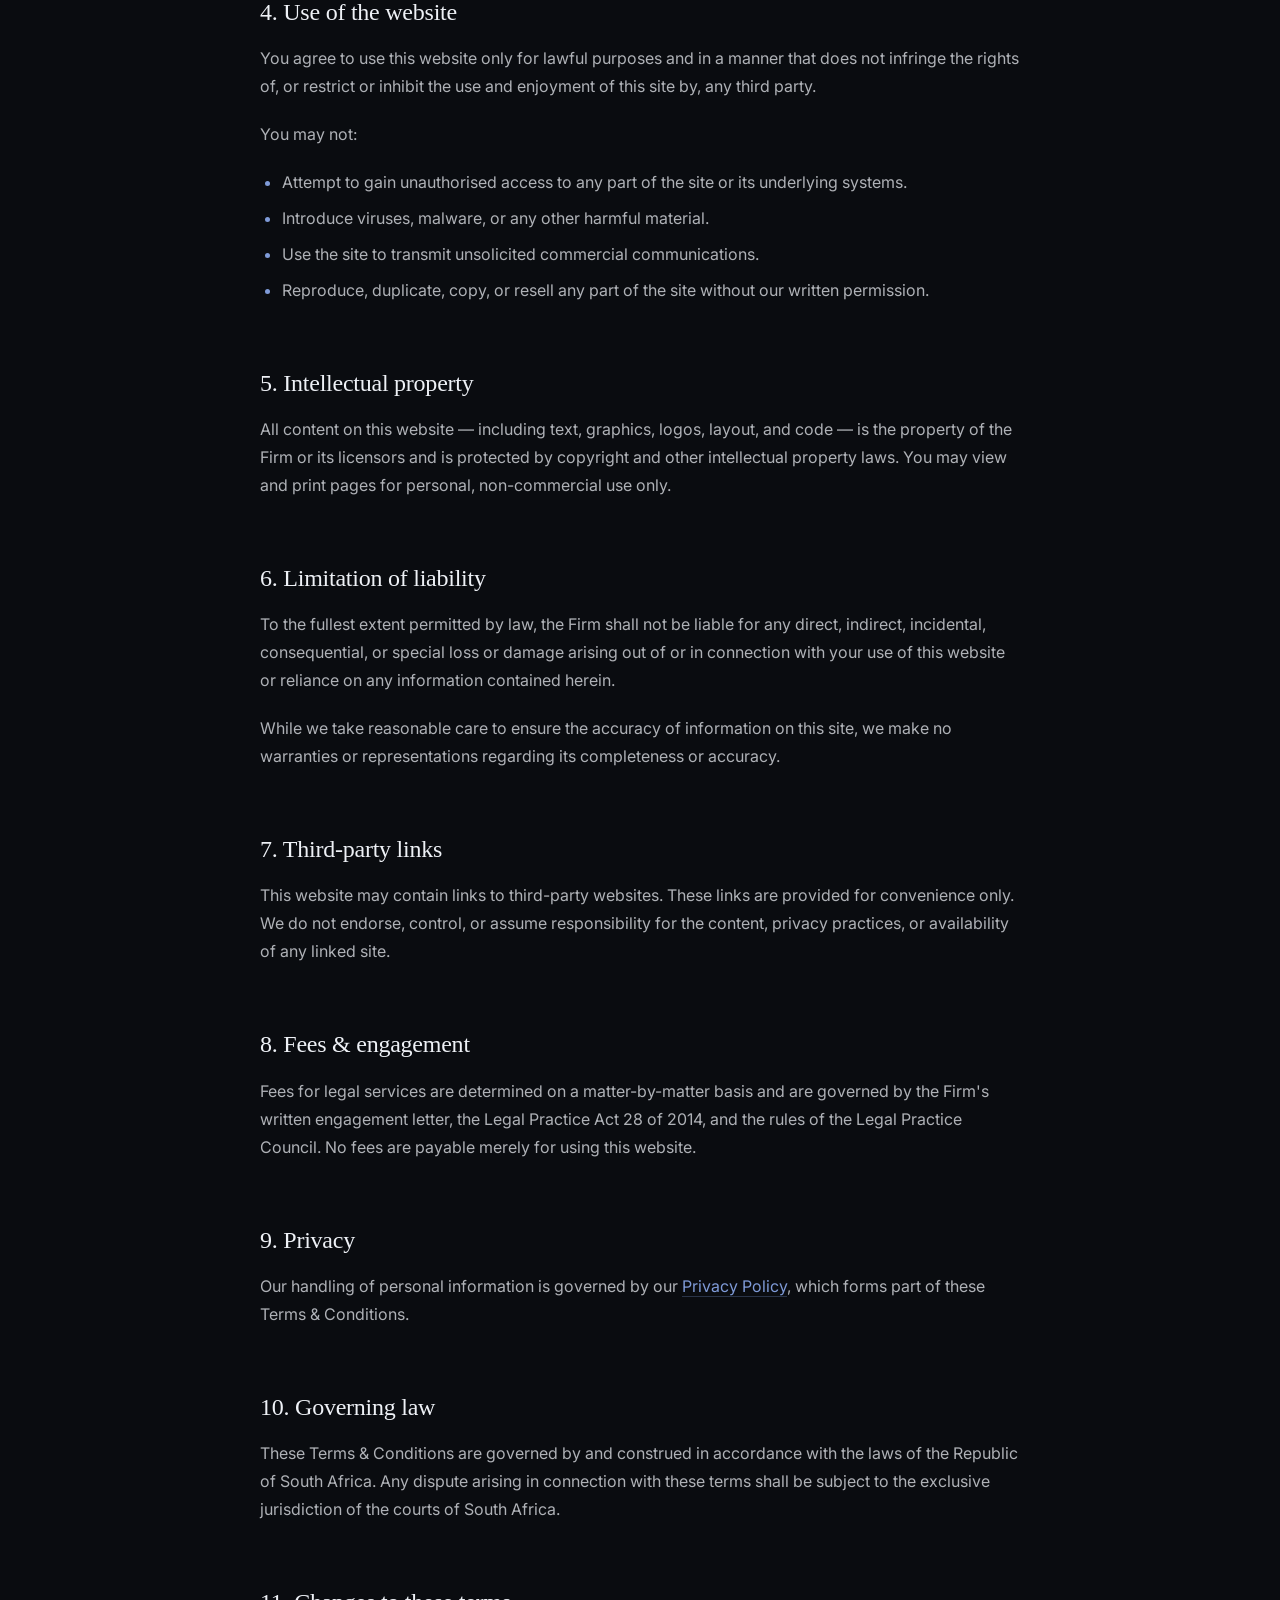
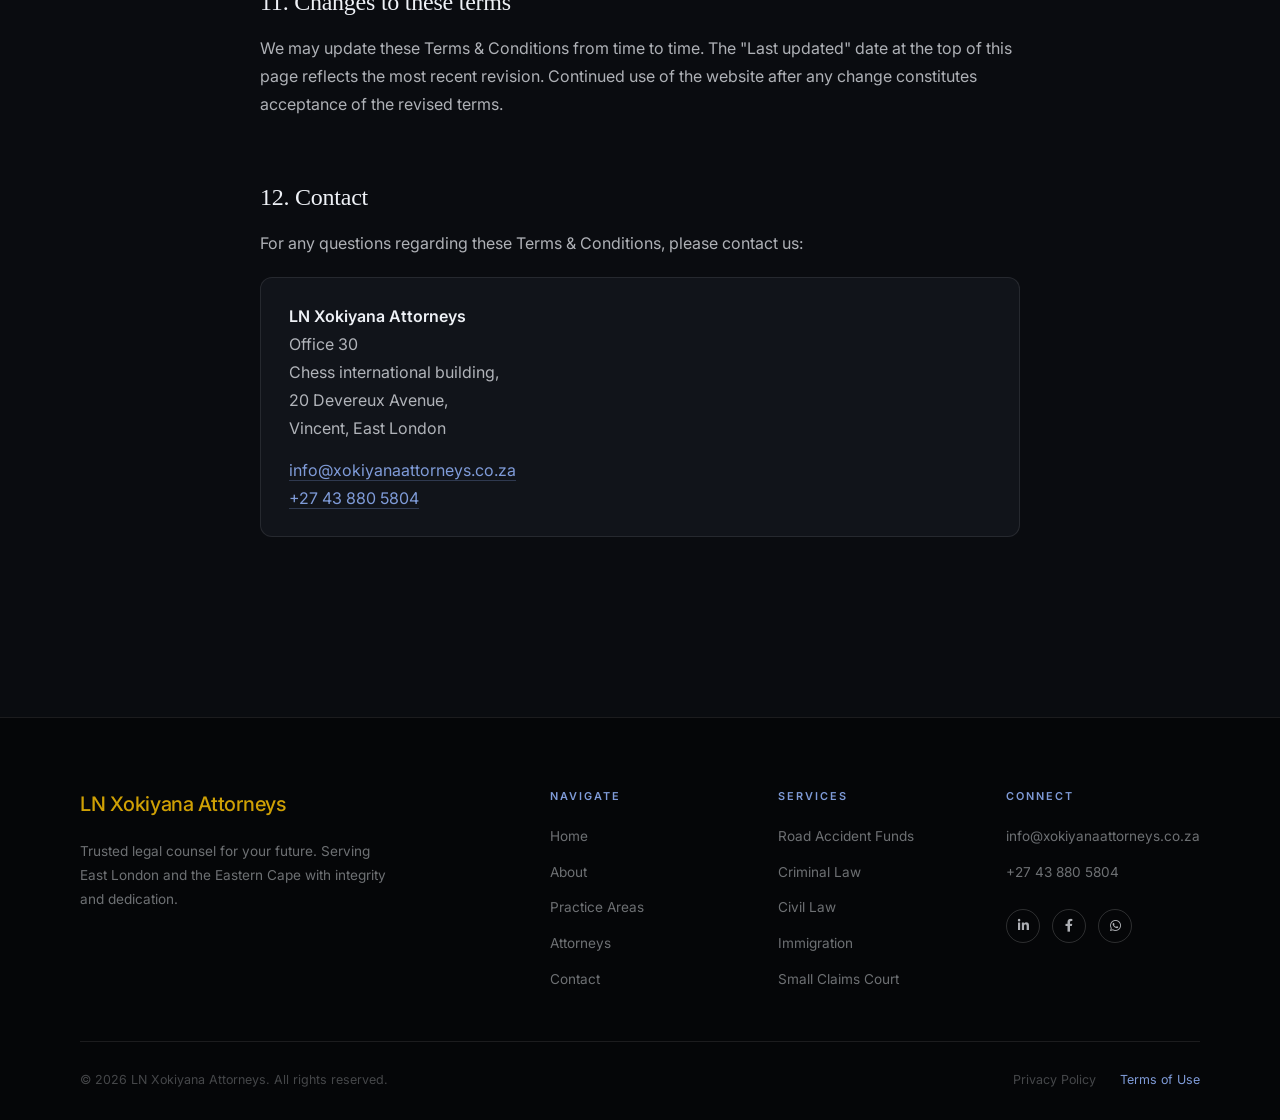
<file: terms.html>
<!DOCTYPE html>
<html lang="en">

<head>
  <meta charset="UTF-8" />
  <meta name="viewport" content="width=device-width, initial-scale=1.0" />
  <title>Terms &amp; Conditions — LN Xokiyana Attorneys</title>
  <meta name="description"
    content="Terms and conditions governing the use of the LN Xokiyana Attorneys website." />
  <meta name="theme-color" content="#0a0c10" />
  <link rel="icon" href="/favicon.ico" sizes="any" />
  <link rel="icon" href="/assets/images/faviocon_io/favicon.svg" type="image/svg+xml" />
  <link rel="preconnect" href="https://fonts.googleapis.com">
  <link rel="preconnect" href="https://fonts.gstatic.com" crossorigin>
  <link href="https://fonts.googleapis.com/css2?family=Inter:wght@300;400;500;600&display=swap" rel="stylesheet">
  <link rel="stylesheet" href="https://cdnjs.cloudflare.com/ajax/libs/font-awesome/6.0.0-beta3/css/all.min.css" />
  <link rel="stylesheet" href="css/subpages.css">
</head>

<body class="subpage">

  <!-- NAV -->
  <nav id="navbar" class="is-scrolled" aria-label="Primary">
    <div class="nav-container">
      <div class="logo-wrapper">
        <a href="index.html" class="logo-text" aria-label="LN Xokiyana Attorneys — home">LN Xokiyana Attorneys</a>
      </div>

      <button class="hamburger" aria-label="Open menu" aria-expanded="false" aria-controls="nav-links">
        <span></span><span></span><span></span>
      </button>

      <div class="nav-links" id="nav-links">
        <a href="index.html">Home</a>
        <a href="index.html#about">About</a>
        <a href="index.html#practice-areas">Practice Areas</a>
        <a href="index.html#attorneys">Attorneys</a>
        <a href="index.html#contact">Contact</a>
      </div>
    </div>
  </nav>

  <!-- HEADER -->
  <header class="subpage-header">
    <div class="subpage-header-inner">
      <p class="eyebrow">Legal</p>
      <h1 class="subpage-title">Terms &amp; Conditions</h1>
      <p class="subpage-meta">Last updated: 10 September 2026</p>
    </div>
  </header>

  <!-- CONTENT -->
  <main class="subpage-content">
    <article class="prose">

      <p class="lead">
        These Terms &amp; Conditions govern your use of the website of LN Xokiyana Attorneys
        ("the Firm", "we", "us", or "our"). By accessing or using this website you agree to
        be bound by them. If you do not agree with any part of these terms, please do not
        use the website.
      </p>

      <nav class="toc" aria-label="On this page">
        <p class="toc-title">On this page</p>
        <ol>
          <li><a href="#acceptance">Acceptance of terms</a></li>
          <li><a href="#no-advice">No legal advice</a></li>
          <li><a href="#attorney-client">Attorney–client relationship</a></li>
          <li><a href="#use-of-site">Use of the website</a></li>
          <li><a href="#intellectual">Intellectual property</a></li>
          <li><a href="#liability">Limitation of liability</a></li>
          <li><a href="#third-party">Third-party links</a></li>
          <li><a href="#fees">Fees &amp; engagement</a></li>
          <li><a href="#privacy">Privacy</a></li>
          <li><a href="#governing">Governing law</a></li>
          <li><a href="#changes">Changes to these terms</a></li>
          <li><a href="#contact">Contact</a></li>
        </ol>
      </nav>

      <section id="acceptance">
        <h2>1. Acceptance of terms</h2>
        <p>
          By accessing or using the website of LN Xokiyana Attorneys ("the Firm", "we",
          "us", or "our"), you agree to be bound by these Terms &amp; Conditions. If you do
          not agree with any part of these terms, please do not use the website.
        </p>
      </section>

      <section id="no-advice">
        <h2>2. No legal advice</h2>
        <p>
          The content on this website is provided for general informational purposes only
          and does not constitute legal advice. You should not act, or refrain from acting,
          on the basis of any information on this site without seeking professional legal
          counsel specific to your matter.
        </p>
      </section>

      <section id="attorney-client">
        <h2>3. Attorney–client relationship</h2>
        <p>
          No attorney–client relationship is created by your use of this website, by
          submitting an enquiry through our contact form, or by any email correspondence.
          Such a relationship arises only upon the Firm's express written acceptance of an
          engagement and confirmation of the terms thereof.
        </p>
        <p>
          Please do not send us confidential or sensitive information until an
          attorney–client relationship has been formally established.
        </p>
      </section>

      <section id="use-of-site">
        <h2>4. Use of the website</h2>
        <p>
          You agree to use this website only for lawful purposes and in a manner that does
          not infringe the rights of, or restrict or inhibit the use and enjoyment of this
          site by, any third party.
        </p>
        <p>You may not:</p>
        <ul>
          <li>Attempt to gain unauthorised access to any part of the site or its underlying systems.</li>
          <li>Introduce viruses, malware, or any other harmful material.</li>
          <li>Use the site to transmit unsolicited commercial communications.</li>
          <li>Reproduce, duplicate, copy, or resell any part of the site without our written permission.</li>
        </ul>
      </section>

      <section id="intellectual">
        <h2>5. Intellectual property</h2>
        <p>
          All content on this website — including text, graphics, logos, layout, and code —
          is the property of the Firm or its licensors and is protected by copyright and
          other intellectual property laws. You may view and print pages for personal,
          non-commercial use only.
        </p>
      </section>

      <section id="liability">
        <h2>6. Limitation of liability</h2>
        <p>
          To the fullest extent permitted by law, the Firm shall not be liable for any
          direct, indirect, incidental, consequential, or special loss or damage arising
          out of or in connection with your use of this website or reliance on any
          information contained herein.
        </p>
        <p>
          While we take reasonable care to ensure the accuracy of information on this site,
          we make no warranties or representations regarding its completeness or accuracy.
        </p>
      </section>

      <section id="third-party">
        <h2>7. Third-party links</h2>
        <p>
          This website may contain links to third-party websites. These links are provided
          for convenience only. We do not endorse, control, or assume responsibility for the
          content, privacy practices, or availability of any linked site.
        </p>
      </section>

      <section id="fees">
        <h2>8. Fees &amp; engagement</h2>
        <p>
          Fees for legal services are determined on a matter-by-matter basis and are
          governed by the Firm's written engagement letter, the Legal Practice Act 28 of
          2014, and the rules of the Legal Practice Council. No fees are payable merely for
          using this website.
        </p>
      </section>

      <section id="privacy">
        <h2>9. Privacy</h2>
        <p>
          Our handling of personal information is governed by our
          <a href="privacy.html">Privacy Policy</a>, which forms part of these Terms &amp;
          Conditions.
        </p>
      </section>

      <section id="governing">
        <h2>10. Governing law</h2>
        <p>
          These Terms &amp; Conditions are governed by and construed in accordance with the
          laws of the Republic of South Africa. Any dispute arising in connection with
          these terms shall be subject to the exclusive jurisdiction of the courts of
          South Africa.
        </p>
      </section>

      <section id="changes">
        <h2>11. Changes to these terms</h2>
        <p>
          We may update these Terms &amp; Conditions from time to time. The "Last updated"
          date at the top of this page reflects the most recent revision. Continued use of
          the website after any change constitutes acceptance of the revised terms.
        </p>
      </section>

      <section id="contact">
        <h2>12. Contact</h2>
        <p>
          For any questions regarding these Terms &amp; Conditions, please contact us:
        </p>
        <div class="contact-card">
          <p>
            <strong>LN Xokiyana Attorneys</strong><br>
            Office 30 <br> Chess international building, <br> 20 Devereux Avenue, <br> Vincent, East London
          </p>
          <p>
            <a href="mailto:info@xokiyanaattorneys.co.za">info@xokiyanaattorneys.co.za</a><br>
            <a href="tel:+27431234567">+27 43 880 5804</a>
          </p>
        </div>
      </section>

    </article>
  </main>

  <!-- FOOTER -->
  <footer class="footer">
    <div class="footer-container">
      <div class="footer-top">
        <div class="footer-brand">
          <div class="logo-wrapper">
            <span class="logo-text">LN Xokiyana Attorneys</span>
          </div>
          <p class="footer-tagline">
            Trusted legal counsel for your future. Serving East London and the Eastern Cape with integrity and
            dedication.
          </p>
        </div>

        <div class="footer-links">
          <div class="footer-col">
            <h4>Navigate</h4>
            <a href="index.html">Home</a>
            <a href="index.html#about">About</a>
            <a href="index.html#practice-areas">Practice Areas</a>
            <a href="index.html#attorneys">Attorneys</a>
            <a href="index.html#contact">Contact</a>
          </div>

          <div class="footer-col">
            <h4>Services</h4>
            <a href="index.html#practice-areas">Road Accident Funds</a>
            <a href="index.html#practice-areas">Criminal Law</a>
            <a href="index.html#practice-areas">Civil Law</a>
            <a href="index.html#practice-areas">Immigration</a>
            <a href="index.html#practice-areas">Small Claims Court</a>
          </div>

          <div class="footer-col">
            <h4>Connect</h4>
            <a href="mailto:info@xokiyanaattorneys.co.za">info@xokiyanaattorneys.co.za</a>
            <a href="tel:+2743 880 5804">+27 43 880 5804</a>
            <div class="footer-socials">
              <a href="#" aria-label="LinkedIn"><i class="fa-brands fa-linkedin-in" aria-hidden="true"></i></a>
              <a href="#" aria-label="Facebook"><i class="fa-brands fa-facebook-f" aria-hidden="true"></i></a>
              <a href="https://wa.me/27786476998" aria-label="WhatsApp"><i class="fa-brands fa-whatsapp" aria-hidden="true"></i></a>
            </div>
          </div>
        </div>
      </div>

      <div class="footer-bottom">
        <p>&copy; 2026 LN Xokiyana Attorneys. All rights reserved.</p>
        <div class="footer-legal">
          <a href="privacy.html">Privacy Policy</a>
          <a href="terms.html" aria-current="page">Terms of Use</a>
        </div>
      </div>
    </div>
  </footer>

  <script src="js/main.js" defer></script>
</body>

</html>
</file>
<file: css/main.css>
/* =========================================================
   THEME TOKENS
   ========================================================= */
:root {
  /* Surfaces — deep, warm-leaning blacks */
  --bg-page: #0a0c10;
  --bg-surface: #11141a;
  --bg-surface-alt: #161a22;
  --bg-deep: #050608;

  /* Text */
  --text-primary: #eef1f6;
  --text-secondary: rgba(238, 241, 246, 0.72);
  --text-muted: rgba(238, 241, 246, 0.45);
  --text-faint: rgba(238, 241, 246, 0.28);
  --text-on-dark: #f0e7db;

  /* Accent — deep luxury navy */
  --accent: #182b5c;
  --accent-bright: #2447b8;
  --accent-text: #7f9bd8;
  --accent-deep: #0f1c3d;
  --accent-soft: rgba(36, 71, 184, 0.12);
  --accent-glow: rgba(24, 43, 92, 0.55);
  --accent-border: rgba(127, 155, 216, 0.28);

  /* Borders */
  --border-light: rgba(255, 255, 255, 0.09);
  --border-strong: rgba(255, 255, 255, 0.16);
  --border-on-dark: rgba(255, 255, 255, 0.1);

  /* Fonts */
  --font-sans: 'Inter', -apple-system, BlinkMacSystemFont, 'Segoe UI', Roboto, sans-serif;
  --font-serif: 'Georgia', 'Times New Roman', serif;

  /* Type scale */
  --fs-display: clamp(1.6rem, 2.4vw, 2.2rem);
  --fs-lead: 1.125rem;

  /* Layout */
  --section-max: 1200px;
  --section-pad: 80px 40px;
  --radius-sharp: 0px;
  --radius-sm: 8px;
  --radius-md: 12px;
  --radius-lg: 16px;

  /* Motion */
  --ease: cubic-bezier(0.4, 0, 0.2, 1);
}

/* =========================================================
   RESET & BASE
   ========================================================= */
* {
  margin: 0;
  padding: 0;
  box-sizing: border-box;
}

html {
  scroll-behavior: smooth;
  /* FIX: prevent horizontal scroll from any stray overflow */
  overflow-x: hidden;
}

body {
  font-family: var(--font-sans);
  background: var(--bg-page);
  color: var(--text-primary);
  min-height: 100vh;
  display: flex;
  flex-direction: column;
  -webkit-font-smoothing: antialiased;
  /* FIX: prevent horizontal scroll on body too */
  overflow-x: hidden;
  width: 100%;
}

img {
  display: block;
  max-width: 100%;
}

/* Global focus ring */
:focus-visible {
  outline: 2px solid var(--accent-text);
  outline-offset: 3px;
  border-radius: 2px;
}

/* Reduced motion */
@media (prefers-reduced-motion: reduce) {
  *,
  *::before,
  *::after {
    animation-duration: 0.01ms !important;
    transition-duration: 0.01ms !important;
    scroll-behavior: auto !important;
  }
}

/* =========================================================
   HERO
   ========================================================= */
.hero {
  position: relative;
  width: 100%;
  min-height: 100vh;
  min-height: 100dvh;
  background-image: url('/assets/images/hero.jfif');
  background-size: cover;
  background-position: center 30%;
  background-repeat: no-repeat;
  isolation: isolate;
  display: flex;
  flex-direction: column;
  flex: 1;
}

.hero::after {
  content: '';
  position: absolute;
  inset: 0;
  background: linear-gradient(135deg, rgba(20, 16, 13, 0.7) 0%, rgba(10, 8, 7, 0.5) 100%);
  z-index: 1;
  pointer-events: none;
}

/* =========================================================
   NAVIGATION
   ========================================================= */
#navbar {
  position: fixed;
  top: 0;
  left: 0;
  z-index: 20;
  padding: 20px 32px 12px 32px;
  width: 100%;
  transition: background 0.3s ease, border-color 0.3s ease, backdrop-filter 0.3s ease;
}

.nav-container {
  position: relative;
  display: flex;
  align-items: center;
  justify-content: space-between;
  padding: 1rem 0;
  border-bottom: 1px solid var(--border-on-dark);
  transition: border-color 0.3s ease, justify-content 0.35s var(--ease);
}

.logo-wrapper {
  display: flex;
  align-items: center;
  gap: 12px;
  transition: opacity 0.25s ease;
  white-space: nowrap;
}

.logo-text {
  font-size: 20px;
  font-weight: 500;
  letter-spacing: -0.3px;
  color: var(--text-on-dark);
  background: #cfa004;
  -webkit-background-clip: text;
  -webkit-text-fill-color: transparent;
  background-clip: text;
  text-decoration: none;
}

.nav-links {
  display: flex;
  align-items: center;
  gap: 32px;
  transition: transform 0.35s var(--ease), opacity 0.25s ease;
}

.nav-links a {
  color: rgba(255, 255, 255, 0.75);
  text-decoration: none;
  font-size: 14px;
  font-weight: 450;
  letter-spacing: 0.2px;
  transition: color 0.2s ease, opacity 0.2s ease;
  opacity: 0.85;
}

.nav-links a:hover {
  color: #ffffff;
  opacity: 1;
}

.nav-links a.active {
  text-decoration: underline;
  text-decoration-color: var(--accent-text);
  text-decoration-thickness: 2px;
  text-underline-offset: 4px;
  font-weight: 500;
  opacity: 1;
}

.hamburger {
  display: none;
  background: none;
  border: none;
  cursor: pointer;
  padding: 8px;
  flex-direction: column;
  gap: 5px;
  z-index: 30;
}

.hamburger span {
  display: block;
  width: 22px;
  height: 2px;
  background: #ffffff;
  transition: transform 0.25s ease, opacity 0.25s ease;
}

#navbar.is-scrolled {
  background: rgba(10, 12, 16, 0.85);
  -webkit-backdrop-filter: blur(12px);
  backdrop-filter: blur(12px);
}

#navbar.is-scrolled .nav-container {
  border-bottom-color: var(--border-light);
}

#navbar.is-scrolled .logo-wrapper {
  opacity: 0;
  pointer-events: none;
}

#navbar.is-scrolled .nav-links {
  position: absolute;
  left: 50%;
  transform: translateX(-50%);
  gap: 40px;
}

/* =========================================================
   HERO CONTENT
   ========================================================= */
.hero-content-wrapper {
  position: relative;
  z-index: 15;
  flex: 1;
  display: flex;
  flex-direction: column;
  justify-content: flex-end;
  padding: 120px 40px clamp(48px, 8vh, 110px) 40px;
  width: 100%;
}

.hero-grid {
  display: grid;
  grid-template-columns: 1.1fr 0.9fr;
  gap: 40px;
  width: 100%;
  align-items: end;
}

.hero-left h1 {
  font-family: var(--font-serif);
  font-weight: 300;
  font-size: clamp(2rem, 3.4vw, 4.6rem);
  line-height: 1.1;
  color: #ffffff;
  letter-spacing: -0.02em;
  max-width: 90%;
  /* FIX: prevent long words from overflowing on narrow screens */
  overflow-wrap: break-word;
  word-break: break-word;
}

.hero-left h1 span {
  display: block;
}

.hero-right {
  display: flex;
  flex-direction: column;
  align-items: flex-end;
  gap: 24px;
  padding-bottom: 6px;
}

.hero-subtext {
  font-size: 0.85rem;
  font-weight: 350;
  color: rgba(255, 255, 255, 0.78);
  max-width: 380px;
  text-align: right;
  line-height: 1.6;
  letter-spacing: 0.2px;
  margin-left: auto;
}

.hero-credentials {
  display: flex;
  flex-wrap: wrap;
  justify-content: flex-end;
  gap: 8px 20px;
  list-style: none;
  margin-top: 6px;
  font-size: 0.68rem;
  font-weight: 500;
  letter-spacing: 1.6px;
  text-transform: uppercase;
  color: rgba(255, 255, 255, 0.55);
}

.hero-credentials li {
  position: relative;
  padding-left: 14px;
}

.hero-credentials li::before {
  content: '';
  position: absolute;
  left: 0;
  top: 50%;
  width: 4px;
  height: 4px;
  border-radius: 50%;
  background: var(--accent-text);
  transform: translateY(-50%);
}

/* Scroll cue */
.scroll-cue {
  position: absolute;
  left: 40px;
  bottom: 14px;
  display: inline-flex;
  align-items: center;
  gap: 12px;
  text-decoration: none;
  color: rgba(255, 255, 255, 0.55);
  font-size: 0.62rem;
  font-weight: 600;
  letter-spacing: 2px;
  text-transform: uppercase;
  transition: color 0.25s ease;
}

.scroll-cue:hover {
  color: #ffffff;
}

.scroll-cue-line {
  display: block;
  width: 1px;
  height: 36px;
  background: rgba(255, 255, 255, 0.35);
  transform-origin: top;
  animation: scrollPulse 2.4s var(--ease) infinite;
}

@keyframes scrollPulse {
  0% {
    transform: scaleY(0.4);
    opacity: 0.4;
  }
  50% {
    transform: scaleY(1);
    opacity: 1;
  }
  100% {
    transform: scaleY(0.4);
    opacity: 0.4;
  }
}

/* =========================================================
   BUTTONS
   ========================================================= */
.btn-cta {
  display: inline-flex;
  align-items: center;
  justify-content: center;
  background: #ffffff;
  color: #1a1614;
  padding: 14px 38px;
  border-radius: var(--radius-sharp);
  font-weight: 550;
  font-size: 0.72rem;
  letter-spacing: 0.4px;
  text-decoration: none;
  transition: background 0.25s ease, transform 0.25s ease, box-shadow 0.25s ease;
  box-shadow: 0 4px 14px rgba(0, 0, 0, 0.25);
  font-family: var(--font-sans);
  border: none;
  cursor: pointer;
  /* FIX: prevent button text from wrapping awkwardly */
  white-space: nowrap;
  max-width: 100%;
}

.btn-cta i {
  margin-left: 10px;
  font-size: 0.85rem;
  transition: transform 0.2s ease;
}

.btn-cta:hover {
  background: #f5f0ea;
  transform: scale(1.02);
  box-shadow: 0 8px 24px rgba(0, 0, 0, 0.35);
}

.btn-cta:hover i {
  transform: translateX(4px);
}

/* =========================================================
   SECTION HEADINGS
   ========================================================= */
.eyebrow {
  font-size: 0.75rem;
  font-weight: 600;
  letter-spacing: 2px;
  text-transform: uppercase;
  color: var(--accent-text);
  font-family: var(--font-sans);
  text-align: center;
}

.section-lede {
  font-family: var(--font-serif);
  font-weight: 400;
  font-size: var(--fs-display);
  line-height: 1.5;
  color: var(--text-primary);
  text-align: center;
  max-width: 700px;
  margin: 20px auto 0;
  /* FIX: prevent long strings from overflowing */
  overflow-wrap: break-word;
}

/* =========================================================
   ABOUT
   ========================================================= */
.about {
  display: flex;
  flex-direction: column;
  align-items: center;
  max-width: var(--section-max);
  margin: 0 auto;
  padding: var(--section-pad);
  width: 100%;
}

.about-stats {
  display: grid;
  grid-template-columns: repeat(3, 1fr);
  gap: 30px;
  width: 100%;
  margin-top: 60px;
}

.stat {
  display: flex;
  flex-direction: column;
  align-items: flex-start;
  border: 1px solid var(--border-light);
  padding: 30px 28px;
  gap: 8px;
  border-radius: var(--radius-md);
  background: var(--bg-surface);
  background-image: linear-gradient(180deg, rgba(255, 255, 255, 0.03), transparent 40%);
  transition: background 0.3s ease, border-color 0.3s ease, transform 0.3s ease, box-shadow 0.3s ease;
}

.stat:hover {
  background-color: var(--bg-surface-alt);
  border-color: var(--accent-border);
  transform: translateY(-4px);
  box-shadow: 0 12px 32px rgba(0, 0, 0, 0.4), 0 0 0 1px var(--accent-border);
}

.stat h3 {
  font-weight: 600;
  font-size: 0.75rem;
  text-transform: uppercase;
  letter-spacing: 1px;
  color: var(--accent-text);
  margin-bottom: 4px;
}

.stat .number {
  font-family: var(--font-serif);
  font-weight: 400;
  font-size: 4.5rem;
  line-height: 1.1;
  margin-bottom: 8px;
}

.stat p {
  font-size: 0.9rem;
  line-height: 1.7;
  color: var(--text-secondary);
  margin: 0;
}

/* =========================================================
   SERVICES / PRACTICE AREAS
   ========================================================= */
.services {
  display: flex;
  flex-direction: column;
  align-items: center;
  max-width: var(--section-max);
  margin: 0 auto;
  padding: var(--section-pad);
  width: 100%;
}

.services-list {
  width: 100%;
  margin-top: 60px;
  border-top: 1px solid var(--border-light);
}

.service-item {
  border-bottom: 1px solid var(--border-light);
  transition: background 0.3s ease;
}

.service-item:hover {
  background: var(--accent-soft);
}

.service-header {
  width: 100%;
  display: grid;
  grid-template-columns: 60px 1fr auto;
  align-items: center;
  gap: 20px;
  padding: 28px 12px;
  background: transparent;
  border: none;
  text-align: left;
  font: inherit;
  color: inherit;
  cursor: pointer;
}

.service-number {
  font-size: 0.75rem;
  font-weight: 600;
  letter-spacing: 1px;
  color: var(--accent-text);
}

.service-header h3 {
  font-family: var(--font-serif);
  font-weight: 400;
  font-size: 1.6rem;
  color: var(--text-primary);
  letter-spacing: -0.01em;
  margin: 0;
  transition: color 0.3s ease, transform 0.3s ease;
  /* FIX: prevent long words from overflowing */
  overflow-wrap: break-word;
  word-break: break-word;
}

.service-item:hover .service-header h3,
.service-item.is-open .service-header h3 {
  color: #ffffff;
}

.service-item:hover .service-header h3 {
  transform: translateX(6px);
}

.service-header i {
  font-size: 0.85rem;
  color: var(--text-muted);
  transition: transform 0.4s var(--ease), color 0.3s ease;
}

.service-item:hover .service-header i {
  color: var(--accent-text);
}

.service-item.is-open .service-header i {
  transform: rotate(135deg);
  color: var(--accent-text);
}

.service-body {
  display: grid;
  grid-template-rows: 0fr;
  transition: grid-template-rows 0.45s var(--ease);
}

.service-item.is-open .service-body {
  grid-template-rows: 1fr;
}

.service-body>.service-body-inner {
  overflow: hidden;
}

.service-body-inner {
  padding: 0 12px 32px 92px;
  display: flex;
  flex-direction: column;
  align-items: flex-start;
  gap: 20px;
}

.service-body-inner p {
  font-size: 0.95rem;
  line-height: 1.75;
  color: var(--text-secondary);
  max-width: 620px;
  margin: 0;
}

/* =========================================================
   ATTORNEYS
   ========================================================= */
.attorneys {
  display: flex;
  flex-direction: column;
  align-items: center;
  max-width: var(--section-max);
  margin: 0 auto;
  padding: var(--section-pad);
  width: 100%;
}

.attorney-featured {
  display: grid;
  grid-template-columns: 1fr 1.3fr;
  gap: 60px;
  width: 100%;
  align-items: center;
  padding-bottom: 80px;
  margin-top: 70px;
  border-bottom: 1px solid var(--border-light);
}

.attorney-featured-image {
  position: relative;
  width: 100%;
  aspect-ratio: 4 / 5;
  border-radius: var(--radius-md);
  overflow: hidden;
  background: var(--bg-surface);
  border: 1px solid var(--border-light);
}

.attorney-featured-image img {
  width: 100%;
  height: 100%;
  object-fit: cover;
  filter: grayscale(15%) contrast(1.05);
  transition: transform 0.6s ease, filter 0.6s ease;
}

.attorney-featured:hover .attorney-featured-image img {
  transform: scale(1.03);
  filter: grayscale(0%) contrast(1.05);
}

.attorney-featured-info {
  display: flex;
  flex-direction: column;
  gap: 14px;
}

.attorney-label {
  font-size: 0.7rem;
  font-weight: 600;
  letter-spacing: 2px;
  text-transform: uppercase;
  color: var(--accent-text);
}

.attorney-featured-info h3,
.attorney-card-info h3 {
  font-family: var(--font-serif);
  font-weight: 400;
  font-size: 2.2rem;
  color: var(--text-primary);
  letter-spacing: -0.01em;
  line-height: 1.15;
  margin: 0;
  /* FIX: prevent long names from overflowing */
  overflow-wrap: break-word;
  word-break: break-word;
}

.attorney-role {
  font-size: 0.85rem;
  color: var(--text-muted);
  font-style: italic;
  margin: 0;
}

.attorney-bio {
  font-size: 0.92rem;
  line-height: 1.75;
  color: var(--text-secondary);
  max-width: 560px;
  margin: 8px 0 6px 0;
}

.attorney-meta {
  display: flex;
  flex-wrap: wrap;
  gap: 36px;
  padding: 18px 0;
  border-top: 1px solid var(--border-light);
  border-bottom: 1px solid var(--border-light);
  margin: 6px 0 18px 0;
}

.meta-item {
  display: flex;
  flex-direction: column;
  gap: 4px;
}

.meta-label {
  font-size: 0.65rem;
  font-weight: 600;
  letter-spacing: 1.5px;
  text-transform: uppercase;
  color: var(--text-muted);
}

.meta-value {
  font-family: var(--font-serif);
  font-size: 1rem;
  color: var(--text-primary);
}

.attorney-team {
  width: 100%;
  padding-top: 70px;
}

.team-heading {
  margin-bottom: 40px;
}

.team-heading h4 {
  font-size: 0.75rem;
  font-weight: 600;
  letter-spacing: 2px;
  text-transform: uppercase;
  color: var(--text-muted);
}

.attorney-card {
  display: grid;
  grid-template-columns: 260px 1fr;
  gap: 40px;
  align-items: center;
  padding: 30px;
  border: 1px solid var(--border-light);
  border-radius: var(--radius-md);
  background: var(--bg-surface);
  background-image: linear-gradient(180deg, rgba(255, 255, 255, 0.03), transparent 40%);
  transition: background-color 0.3s ease, border-color 0.3s ease, transform 0.3s ease, box-shadow 0.3s ease;
}

.attorney-card:hover {
  background-color: var(--bg-surface-alt);
  border-color: var(--accent-border);
  transform: translateY(-3px);
  box-shadow: 0 12px 32px rgba(0, 0, 0, 0.4);
}

.attorney-card--text {
  grid-template-columns: 1fr;
  gap: 0;
}

.attorney-card--text .attorney-card-info {
  max-width: 720px;
}

.attorney-card--text .attorney-bio {
  max-width: 620px;
}

.attorney-card--text .attorney-meta {
  border-top: 1px solid var(--border-light);
  padding-top: 18px;
  margin-top: 14px;
}

.attorney-card-info {
  display: flex;
  flex-direction: column;
  gap: 10px;
  min-width: 0; /* FIX: allow grid child to shrink below content size */
}

.attorney-card-info h3 {
  font-size: 1.7rem;
}

.attorney-card-info .attorney-bio {
  font-size: 0.88rem;
  margin: 6px 0;
}

.attorney-card-info .attorney-meta {
  padding: 14px 0 0 0;
  border-bottom: none;
  margin: 6px 0 0 0;
  gap: 32px;
}

/* =========================================================
   CONTACT
   ========================================================= */
.contact {
  display: flex;
  flex-direction: column;
  align-items: center;
  max-width: var(--section-max);
  margin: 0 auto;
  padding: var(--section-pad);
  width: 100%;
}

.contact-grid {
  display: grid;
  grid-template-columns: 1fr 1.4fr;
  gap: 80px;
  width: 100%;
  align-items: flex-start;
  margin-top: 70px;
}

.contact-details {
  display: flex;
  flex-direction: column;
  gap: 32px;
  padding-top: 6px;
}

.contact-block {
  display: flex;
  flex-direction: column;
  gap: 8px;
  padding-bottom: 24px;
  border-bottom: 1px solid var(--border-light);
}

.contact-block:last-child {
  border-bottom: none;
  padding-bottom: 0;
}

.contact-label {
  font-size: 0.65rem;
  font-weight: 600;
  letter-spacing: 2px;
  text-transform: uppercase;
  color: var(--accent-text);
}

.contact-block p {
  font-size: 0.92rem;
  line-height: 1.75;
  color: var(--text-secondary);
  margin: 0;
}

.contact-block a {
  color: var(--text-primary);
  text-decoration: none;
  transition: color 0.2s ease;
  /* FIX: long emails/URLs shouldn't overflow */
  overflow-wrap: break-word;
  word-break: break-word;
}

.contact-block a:hover {
  color: var(--accent-text);
}

.contact-form {
  display: flex;
  flex-direction: column;
  gap: 24px;
  min-width: 0; /* FIX: allow grid child to shrink */
}

.form-row {
  display: grid;
  grid-template-columns: 1fr 1fr;
  gap: 24px;
}

.form-group {
  display: flex;
  flex-direction: column;
  gap: 8px;
}

.form-group label {
  font-size: 0.68rem;
  font-weight: 600;
  letter-spacing: 1.5px;
  text-transform: uppercase;
  color: var(--text-muted);
}

.form-group input,
.form-group select,
.form-group textarea {
  font-family: var(--font-sans);
  font-size: 0.9rem;
  color: var(--text-primary);
  background: var(--bg-surface);
  border: 1px solid var(--border-light);
  border-radius: var(--radius-sm);
  padding: 14px 16px;
  outline: none;
  transition: border-color 0.25s ease, box-shadow 0.25s ease, background 0.25s ease;
  width: 100%;
  max-width: 100%;
}

.form-group input::placeholder,
.form-group textarea::placeholder {
  color: var(--text-faint);
}

.form-group input:focus,
.form-group select:focus,
.form-group textarea:focus {
  border-color: var(--accent-bright);
  background: var(--bg-surface-alt);
  box-shadow: 0 0 0 3px var(--accent-soft);
}

.form-group select {
  appearance: none;
  background-image: url("data:image/svg+xml;charset=US-ASCII,%3Csvg xmlns='http://www.w3.org/2000/svg' width='12' height='12' viewBox='0 0 24 24' fill='none' stroke='%237f9bd8' stroke-width='2' stroke-linecap='round' stroke-linejoin='round'%3E%3Cpolyline points='6 9 12 15 18 9'/%3E%3C/svg%3E");
  background-repeat: no-repeat;
  background-position: right 16px center;
  padding-right: 44px;
  cursor: pointer;
}

.form-group select option {
  background: var(--bg-surface);
  color: var(--text-primary);
}

.form-group textarea {
  resize: vertical;
  min-height: 120px;
}

.contact-form .btn-cta {
  align-self: flex-start;
  margin-top: 8px;
  font-size: 0.72rem;
  padding: 14px 34px;
  background: var(--accent);
  color: #ffffff;
  box-shadow: 0 4px 14px var(--accent-glow);
}

.contact-form .btn-cta:hover {
  background: var(--accent-bright);
  box-shadow: 0 8px 24px var(--accent-glow);
}

.contact-form .btn-cta[disabled] {
  cursor: default;
  opacity: 0.7;
  transform: none;
}

.form-status {
  font-size: 0.82rem;
  color: var(--text-secondary);
  min-height: 1.2em;
  margin: 0;
}

.form-status.is-error {
  color: #e5a4a4;
}

.form-status.is-success {
  color: var(--accent-text);
}

/* =========================================================
   FOOTER
   ========================================================= */
.footer {
  width: 100%;
  border-top: 1px solid var(--border-light);
  background: var(--bg-deep);
  margin-top: 60px;
}

.footer-container {
  max-width: var(--section-max);
  margin: 0 auto;
  padding: 70px 40px 30px 40px;
}

.footer-top {
  display: grid;
  grid-template-columns: 1.2fr 2fr;
  gap: 80px;
  padding-bottom: 50px;
  border-bottom: 1px solid var(--border-light);
}

.footer-brand {
  display: flex;
  flex-direction: column;
  gap: 20px;
}

.footer-tagline {
  font-size: 0.85rem;
  line-height: 1.75;
  color: var(--text-muted);
  max-width: 320px;
  margin: 0;
}

.footer-links {
  display: grid;
  grid-template-columns: repeat(3, 1fr);
  gap: 40px;
}

.footer-col {
  display: flex;
  flex-direction: column;
  gap: 14px;
  min-width: 0; /* FIX: allow grid child to shrink */
}

.footer-col h4 {
  font-size: 0.68rem;
  font-weight: 600;
  letter-spacing: 2px;
  text-transform: uppercase;
  color: var(--accent-text);
  margin-bottom: 6px;
}

.footer-col a {
  font-size: 0.85rem;
  color: var(--text-muted);
  text-decoration: none;
  transition: color 0.2s ease, transform 0.2s ease;
  width: fit-content;
  /* FIX: long link text shouldn't overflow */
  overflow-wrap: break-word;
  word-break: break-word;
}

.footer-col a:hover {
  color: #ffffff;
  transform: translateX(3px);
}

.footer-socials {
  display: flex;
  gap: 12px;
  margin-top: 12px;
  /* FIX: allow wrapping on tiny screens */
  flex-wrap: wrap;
}

.footer-socials a {
  display: flex;
  align-items: center;
  justify-content: center;
  width: 34px;
  height: 34px;
  border: 1px solid var(--border-strong);
  border-radius: 50%;
  color: var(--text-secondary);
  font-size: 0.8rem;
  transition: background 0.25s ease, border-color 0.25s ease, color 0.25s ease, transform 0.25s ease;
  transform: none;
  /* FIX: prevent flex shrink */
  flex-shrink: 0;
}

.footer-socials a:hover {
  background: var(--accent);
  border-color: var(--accent);
  color: #ffffff;
  transform: translateY(-2px);
}

.footer-bottom {
  display: flex;
  align-items: center;
  justify-content: space-between;
  padding-top: 28px;
  flex-wrap: wrap;
  gap: 16px;
}

.footer-bottom p {
  font-size: 0.78rem;
  color: var(--text-faint);
  margin: 0;
}

.footer-legal {
  display: flex;
  gap: 24px;
  flex-wrap: wrap; /* FIX: allow legal links to wrap */
}

.footer-legal a {
  font-size: 0.78rem;
  color: var(--text-faint);
  text-decoration: none;
  transition: color 0.2s ease;
}

.footer-legal a:hover {
  color: var(--accent-text);
}

/* =========================================================
   REVEAL ON SCROLL
   ========================================================= */
.reveal {
  opacity: 0;
  transform: translateY(14px);
  transition: opacity 0.7s var(--ease), transform 0.7s var(--ease);
}

.reveal.is-visible {
  opacity: 1;
  transform: none;
}

/* =========================================================
   RESPONSIVE — 1024px (tablet / small laptop)
   ========================================================= */
@media (max-width: 1024px) {
  :root {
    --section-pad: 70px 32px;
  }

  .hero-content-wrapper {
    padding: 120px 32px clamp(48px, 8vh, 90px) 32px;
  }

  .hero-left h1 {
    font-size: clamp(2rem, 5vw, 3.6rem);
    max-width: 100%;
  }

  .contact-grid {
    gap: 60px;
  }

  .footer-top {
    gap: 60px;
  }
}

/* =========================================================
   RESPONSIVE — 900px (mobile nav takes over)
   ========================================================= */
@media (max-width: 900px) {
  /* --- Navbar --- */
  .hamburger {
    display: flex;
    padding: 10px;
    margin-right: -10px;
  }

  .hamburger span {
    width: 24px;
    height: 2px;
    transition: transform 0.28s var(--ease), opacity 0.2s ease;
  }

  .hamburger[aria-expanded="true"] span:nth-child(1) {
    transform: translateY(7px) rotate(45deg);
  }
  .hamburger[aria-expanded="true"] span:nth-child(2) {
    opacity: 0;
  }
  .hamburger[aria-expanded="true"] span:nth-child(3) {
    transform: translateY(-7px) rotate(-45deg);
  }

  .nav-links {
    position: absolute;
    top: calc(100% + 16px);
    left: 0;
    right: 0;
    flex-direction: column;
    align-items: stretch;
    gap: 4px;
    padding: 12px;
    background: rgba(10, 12, 16, 0.96);
    -webkit-backdrop-filter: blur(14px);
    backdrop-filter: blur(14px);
    border: 1px solid var(--border-light);
    border-radius: var(--radius-md);
    opacity: 0;
    pointer-events: none;
    transform: translateY(-8px);
    transition: opacity 0.25s ease, transform 0.28s var(--ease);
    box-shadow: 0 24px 60px rgba(0, 0, 0, 0.5);
  }

  .nav-links.is-open {
    opacity: 1;
    pointer-events: auto;
    transform: none;
  }

  .nav-links a {
    display: block;
    padding: 14px 18px;
    font-size: 15px;
    border-radius: var(--radius-sm);
    transition: background 0.2s ease, color 0.2s ease;
  }

  .nav-links a:hover,
  .nav-links a:focus-visible {
    background: var(--accent-soft);
    color: #ffffff;
  }

  .nav-links a.active {
    background: var(--accent-soft);
    text-decoration: none;
    color: #ffffff;
  }

  #navbar.is-scrolled .nav-links {
    position: absolute;
    left: 0;
    transform: translateY(-8px);
  }
  #navbar.is-scrolled .nav-links.is-open {
    transform: none;
  }
  #navbar.is-scrolled .logo-wrapper {
    opacity: 1;
    pointer-events: auto;
  }

  /* --- Hero --- */
  /* FIX: removed `min-height: auto` — let content define height but keep dvh fallback */
  .hero {
    min-height: 100svh; /* small viewport height — better on mobile browsers */
  }

  /* FIX: proper top + bottom padding so content isn't cramped or cut off */
  .hero-content-wrapper {
    padding: 120px 24px 60px 24px;
    justify-content: flex-start;
  }

  .hero-grid {
    grid-template-columns: 1fr;
    gap: 28px;
  }

  /* FIX: smaller clamp min so text doesn't overflow on 320px screens */
  .hero-left h1 {
    font-size: clamp(1.75rem, 7vw, 2.75rem);
    max-width: 100%;
  }

  .hero-right {
    align-items: flex-start;
    padding-bottom: 0;
    width: 100%;
  }

  .hero-subtext {
    text-align: left;
    margin-left: 0;
    max-width: 100%;
  }

  .hero-credentials {
    justify-content: flex-start;
  }

  /* FIX: scroll cue becomes a static centered element below content — no overlap */
  .scroll-cue {
    position: static;
    margin: 40px auto 0;
    transform: none;
    left: auto;
    bottom: auto;
    flex-direction: column;
    gap: 8px;
    align-self: center;
  }

  .scroll-cue-line {
    height: 28px;
  }

  /* --- Attorneys --- */
  .attorney-featured {
    grid-template-columns: 1fr;
    gap: 40px;
  }

  .attorney-featured-image {
    max-width: 340px;
    margin: 0 auto;
  }

  .attorney-featured-info h3,
  .attorney-card-info h3 {
    font-size: 1.8rem;
  }

  .attorney-meta {
    gap: 24px;
  }

  .attorney-card {
    grid-template-columns: 1fr;
    gap: 24px;
    padding: 24px;
  }

  /* FIX: center the card image and allow it to shrink */
  .attorney-card-image {
    max-width: 220px;
    width: 100%;
    margin: 0 auto;
  }

  /* --- Contact --- */
  .contact-grid {
    grid-template-columns: 1fr;
    gap: 50px;
  }

  /* --- Footer --- */
  .footer-top {
    grid-template-columns: 1fr;
    gap: 50px;
  }

  .footer-socials a {
    width: 44px;
    height: 44px;
    font-size: 0.9rem;
  }

  .footer-col a {
    padding: 6px 0;
  }
}

/* =========================================================
   RESPONSIVE — 600px (mobile)
   ========================================================= */
@media (max-width: 600px) {
  :root {
    --section-pad: 60px 24px;
  }

  /* --- Navbar --- */
  #navbar {
    padding: 14px 20px 10px 20px;
  }

  .logo-text {
    font-size: 17px;
  }

  /* --- Hero --- */
  /* FIX: proper top + bottom padding */
  .hero-content-wrapper {
    padding: 100px 20px 48px 20px;
  }

  /* FIX: tighter clamp min for small screens */
  .hero-left h1 {
    font-size: clamp(1.65rem, 8vw, 2.4rem);
    line-height: 1.15;
  }

  .hero-subtext {
    font-size: 0.85rem;
    line-height: 1.65;
  }

  .hero-credentials {
    font-size: 0.6rem;
    letter-spacing: 1.4px;
    gap: 6px 14px;
    margin-top: 2px;
  }

  .hero-credentials li {
    padding-left: 12px;
  }

  .hero-right .btn-cta {
    width: 100%;
    justify-content: center;
    padding: 16px 24px;
    font-size: 0.78rem;
    white-space: normal; /* allow wrap if needed */
  }

  /* --- Sections --- */
  .services,
  .attorneys,
  .contact,
  .about {
    padding: var(--section-pad);
  }

  .section-lede {
    font-size: 1.35rem;
    line-height: 1.5;
  }

  .eyebrow {
    font-size: 0.7rem;
    letter-spacing: 1.6px;
  }

  /* --- About stats --- */
  .about-stats {
    grid-template-columns: 1fr;
    margin-top: 40px;
    gap: 16px;
  }

  .stat {
    padding: 24px 22px;
  }

  .stat .number {
    font-size: 3.4rem;
    margin-bottom: 4px;
  }

  .stat:hover {
    transform: none;
    box-shadow: 0 0 0 1px var(--accent-border);
  }

  /* --- Services accordion --- */
  /* FIX: wider middle column, tighter outer columns */
  .service-header {
    grid-template-columns: 32px 1fr 28px;
    gap: 10px;
    padding: 20px 4px;
    min-height: 64px;
  }

  .service-header h3 {
    font-size: 1.1rem;
    line-height: 1.3;
  }

  .service-number {
    font-size: 0.7rem;
  }

  .service-header i {
    font-size: 1rem;
    text-align: center;
  }

  .service-item:hover .service-header h3 {
    transform: none;
  }

  .service-body-inner {
    padding: 0 4px 24px 42px;
  }

  .service-body-inner p {
    font-size: 0.88rem;
    line-height: 1.7;
  }

  .service-body-inner .btn-cta {
    width: 100%;
    justify-content: center;
    padding: 14px 20px;
  }

  /* --- Attorneys --- */
  .attorney-featured {
    margin-top: 40px;
    padding-bottom: 50px;
    gap: 32px;
  }

  .attorney-featured-info h3,
  .attorney-card-info h3 {
    font-size: 1.5rem;
  }

  .attorney-bio {
    font-size: 0.88rem;
    line-height: 1.7;
  }

  .attorney-meta {
    gap: 18px 24px;
    padding: 16px 0;
  }

  .meta-label {
    font-size: 0.6rem;
  }

  .meta-value {
    font-size: 0.92rem;
  }

  .attorney-featured-info .btn-cta,
  .attorney-card-info .btn-cta {
    width: 100%;
    justify-content: center;
  }

  .attorney-team {
    padding-top: 50px;
  }

  .attorney-card {
    padding: 22px 20px;
  }

  /* --- Contact --- */
  .contact-grid {
    gap: 40px;
    margin-top: 40px;
  }

  .contact-details {
    gap: 24px;
  }

  .contact-block {
    padding-bottom: 20px;
  }

  .form-row {
    grid-template-columns: 1fr;
    gap: 20px;
  }

  .contact-form {
    gap: 20px;
  }

  .contact-form .btn-cta {
    width: 100%;
    justify-content: center;
    padding: 16px 24px;
  }

  .form-group input,
  .form-group select,
  .form-group textarea {
    font-size: 16px; /* prevents iOS zoom-on-focus */
    padding: 14px 16px;
  }

  /* --- Footer --- */
  .footer-container {
    padding: 50px 20px 24px 20px;
  }

  .footer-top {
    gap: 40px;
    padding-bottom: 40px;
  }

  .footer-links {
    grid-template-columns: 1fr;
    gap: 32px;
  }

  .footer-col {
    gap: 10px;
  }

  .footer-bottom {
    flex-direction: column;
    align-items: flex-start;
    gap: 12px;
    padding-top: 24px;
  }

  .footer-legal {
    gap: 16px;
    flex-wrap: wrap;
  }

  /* FIX: slightly smaller social circles on 600px */
  .footer-socials a {
    width: 40px;
    height: 40px;
    font-size: 0.85rem;
  }
}

/* =========================================================
   RESPONSIVE — 380px (small phones: iPhone SE, older Androids)
   ========================================================= */
@media (max-width: 380px) {
  /* FIX: tighter hero padding + smaller text */
  .hero-content-wrapper {
    padding: 92px 16px 40px 16px;
  }

  .hero-left h1 {
    font-size: 1.6rem;
  }

  .section-lede {
    font-size: 1.2rem;
  }

  .stat .number {
    font-size: 2.8rem;
  }

  /* FIX: tighter service header for ultra-small screens */
  .service-header {
    grid-template-columns: 28px 1fr 24px;
    gap: 8px;
    padding: 18px 2px;
  }

  .service-header h3 {
    font-size: 1rem;
  }

  .service-body-inner {
    padding-left: 36px;
  }

  .hero-credentials {
    font-size: 0.55rem;
    gap: 4px 10px;
  }

  /* FIX: smaller social circles so 4+ fit on a row */
  .footer-socials a {
    width: 36px;
    height: 36px;
    font-size: 0.8rem;
  }

  /* FIX: tighter section padding on tiny screens */
  :root {
    --section-pad: 50px 16px;
  }

  .footer-container {
    padding: 40px 16px 20px 16px;
  }
}
</file>
<file: css/subpages.css>
/* =========================================================
   SUBPAGES — shared styles for legal / static pages
   Depends on tokens matching css/main.css
   ========================================================= */

:root {
  /* Surfaces */
  --bg-page: #0a0c10;
  --bg-surface: #11141a;
  --bg-surface-alt: #161a22;
  --bg-deep: #050608;

  /* Text */
  --text-primary: #eef1f6;
  --text-secondary: rgba(238, 241, 246, 0.72);
  --text-muted: rgba(238, 241, 246, 0.45);
  --text-faint: rgba(238, 241, 246, 0.28);
  --text-on-dark: #f0e7db;

  /* Accent */
  --accent: #182b5c;
  --accent-bright: #2447b8;
  --accent-text: #7f9bd8;
  --accent-soft: rgba(36, 71, 184, 0.12);
  --accent-glow: rgba(24, 43, 92, 0.55);
  --accent-border: rgba(127, 155, 216, 0.28);

  /* Borders */
  --border-light: rgba(255, 255, 255, 0.09);
  --border-strong: rgba(255, 255, 255, 0.16);

  /* Fonts */
  --font-sans: 'Inter', -apple-system, BlinkMacSystemFont, 'Segoe UI', Roboto, sans-serif;
  --font-serif: 'Georgia', 'Times New Roman', serif;

  /* Layout */
  --section-max: 1200px;
  --prose-max: 760px;

  /* Motion */
  --ease: cubic-bezier(0.4, 0, 0.2, 1);
}

/* ---------- Reset & base ---------- */
* { margin: 0; padding: 0; box-sizing: border-box; }

html { scroll-behavior: smooth; }

body.subpage {
  font-family: var(--font-sans);
  background: var(--bg-page);
  color: var(--text-primary);
  min-height: 100vh;
  display: flex;
  flex-direction: column;
  -webkit-font-smoothing: antialiased;
  line-height: 1.6;
}

img { display: block; max-width: 100%; }

:focus-visible {
  outline: 2px solid var(--accent-text);
  outline-offset: 3px;
  border-radius: 2px;
}

@media (prefers-reduced-motion: reduce) {
  *, *::before, *::after {
    animation-duration: 0.01ms !important;
    transition-duration: 0.01ms !important;
    scroll-behavior: auto !important;
  }
}

/* ---------- Navigation (mirrors main.css, always solid) ---------- */
#navbar {
  position: fixed;
  top: 0;
  left: 0;
  z-index: 20;
  padding: 20px 32px 12px 32px;
  width: 100%;
  background: rgba(10, 12, 16, 0.85);
  -webkit-backdrop-filter: blur(12px);
  backdrop-filter: blur(12px);
}

.nav-container {
  position: relative;
  display: flex;
  align-items: center;
  justify-content: space-between;
  padding: 1rem 0;
  border-bottom: 1px solid var(--border-light);
}

.logo-wrapper {
  display: flex;
  align-items: center;
  gap: 12px;
  white-space: nowrap;
}

.logo-text {
  font-size: 20px;
  font-weight: 500;
  letter-spacing: -0.3px;
  background: #cfa004;
  -webkit-background-clip: text;
  -webkit-text-fill-color: transparent;
  background-clip: text;
  text-decoration: none;
}

.nav-links {
  display: flex;
  align-items: center;
  gap: 32px;
}

.nav-links a {
  color: rgba(255, 255, 255, 0.75);
  text-decoration: none;
  font-size: 14px;
  font-weight: 450;
  letter-spacing: 0.2px;
  transition: color 0.2s ease, opacity 0.2s ease;
  opacity: 0.85;
}

.nav-links a:hover { color: #ffffff; opacity: 1; }

.hamburger {
  display: none;
  background: none;
  border: none;
  cursor: pointer;
  padding: 8px;
  flex-direction: column;
  gap: 5px;
  z-index: 30;
}

.hamburger span {
  display: block;
  width: 22px;
  height: 2px;
  background: #ffffff;
  transition: transform 0.25s ease, opacity 0.25s ease;
}

/* ---------- Subpage header ---------- */
.subpage-header {
  padding: 160px 40px 40px 40px;
  max-width: var(--section-max);
  margin: 0 auto;
  width: 100%;
}

.subpage-header-inner {
  max-width: var(--prose-max);
  margin: 0 auto;
  padding-bottom: 40px;
  border-bottom: 1px solid var(--border-light);
}

.eyebrow {
  font-size: 0.75rem;
  font-weight: 600;
  letter-spacing: 2px;
  text-transform: uppercase;
  color: var(--accent-text);
}

.subpage-title {
  font-family: var(--font-serif);
  font-weight: 400;
  font-size: clamp(2rem, 4vw, 3rem);
  line-height: 1.15;
  letter-spacing: -0.02em;
  color: var(--text-primary);
  margin-top: 16px;
}

.subpage-meta {
  font-size: 0.82rem;
  color: var(--text-muted);
  margin-top: 14px;
  letter-spacing: 0.3px;
}

/* ---------- Content wrapper ---------- */
.subpage-content {
  flex: 1;
  padding: 40px 40px 100px 40px;
  max-width: var(--section-max);
  margin: 0 auto;
  width: 100%;
}

.prose {
  max-width: var(--prose-max);
  margin: 0 auto;
  font-family: var(--font-sans);
  color: var(--text-secondary);
  font-size: 1rem;
  line-height: 1.75;
}

/* ---------- Prose typography ---------- */
.prose .lead {
  font-family: var(--font-serif);
  font-size: 1.25rem;
  line-height: 1.6;
  color: var(--text-primary);
  margin-bottom: 40px;
}

.prose p { margin-bottom: 20px; }

.prose strong {
  color: var(--text-primary);
  font-weight: 600;
}

.prose a {
  color: var(--accent-text);
  text-decoration: none;
  border-bottom: 1px solid var(--accent-border);
  transition: color 0.2s ease, border-color 0.2s ease;
}

.prose a:hover {
  color: #ffffff;
  border-bottom-color: var(--accent-text);
}

.prose ul,
.prose ol {
  margin: 0 0 20px 0;
  padding-left: 22px;
}

.prose li {
  margin-bottom: 8px;
}

.prose li::marker {
  color: var(--accent-text);
}

.prose h2 {
  font-family: var(--font-serif);
  font-weight: 400;
  font-size: 1.5rem;
  line-height: 1.3;
  letter-spacing: -0.01em;
  color: var(--text-primary);
  margin: 56px 0 16px 0;
  padding-top: 8px;
}

.prose section:first-of-type h2 { margin-top: 0; }

/* ---------- TOC ---------- */
.toc {
  margin: 0 0 60px 0;
  padding: 28px 32px;
  background: var(--bg-surface);
  border: 1px solid var(--border-light);
  border-radius: 12px;
}

.toc-title {
  font-size: 0.68rem;
  font-weight: 600;
  letter-spacing: 2px;
  text-transform: uppercase;
  color: var(--accent-text);
  margin-bottom: 16px;
}

.toc ol {
  list-style: none;
  padding: 0;
  margin: 0;
  display: grid;
  grid-template-columns: 1fr 1fr;
  gap: 10px 32px;
}

.toc li { margin: 0; }

.toc a {
  color: var(--text-secondary);
  text-decoration: none;
  border: none;
  font-size: 0.88rem;
  display: inline-block;
  padding: 2px 0;
  transition: color 0.2s ease, transform 0.2s ease;
}

.toc a:hover {
  color: var(--accent-text);
  transform: translateX(3px);
}

/* ---------- Contact card ---------- */
.contact-card {
  background: var(--bg-surface);
  border: 1px solid var(--border-light);
  border-radius: 12px;
  padding: 24px 28px;
  margin: 20px 0;
}

.contact-card p { margin-bottom: 14px; }
.contact-card p:last-child { margin-bottom: 0; }

.regulator-note {
  font-size: 0.9rem;
  color: var(--text-muted);
  margin-top: 20px;
}

/* ---------- Footer (mirrors main.css) ---------- */
.footer {
  width: 100%;
  border-top: 1px solid var(--border-light);
  background: var(--bg-deep);
  margin-top: 60px;
}

.footer-container {
  max-width: var(--section-max);
  margin: 0 auto;
  padding: 70px 40px 30px 40px;
}

.footer-top {
  display: grid;
  grid-template-columns: 1.2fr 2fr;
  gap: 80px;
  padding-bottom: 50px;
  border-bottom: 1px solid var(--border-light);
}

.footer-brand {
  display: flex;
  flex-direction: column;
  gap: 20px;
}

.footer-tagline {
  font-size: 0.85rem;
  line-height: 1.75;
  color: var(--text-muted);
  max-width: 320px;
  margin: 0;
}

.footer-links {
  display: grid;
  grid-template-columns: repeat(3, 1fr);
  gap: 40px;
}

.footer-col {
  display: flex;
  flex-direction: column;
  gap: 14px;
}

.footer-col h4 {
  font-size: 0.68rem;
  font-weight: 600;
  letter-spacing: 2px;
  text-transform: uppercase;
  color: var(--accent-text);
  margin-bottom: 6px;
}

.footer-col a {
  font-size: 0.85rem;
  color: var(--text-muted);
  text-decoration: none;
  transition: color 0.2s ease, transform 0.2s ease;
  width: fit-content;
}

.footer-col a:hover {
  color: #ffffff;
  transform: translateX(3px);
}

.footer-socials {
  display: flex;
  gap: 12px;
  margin-top: 12px;
}

.footer-socials a {
  display: flex;
  align-items: center;
  justify-content: center;
  width: 34px;
  height: 34px;
  border: 1px solid var(--border-strong);
  border-radius: 50%;
  color: var(--text-secondary);
  font-size: 0.8rem;
  transition: background 0.25s ease, border-color 0.25s ease, color 0.25s ease, transform 0.25s ease;
  transform: none;
}

.footer-socials a:hover {
  background: var(--accent);
  border-color: var(--accent);
  color: #ffffff;
  transform: translateY(-2px);
}

.footer-bottom {
  display: flex;
  align-items: center;
  justify-content: space-between;
  padding-top: 28px;
  flex-wrap: wrap;
  gap: 16px;
}

.footer-bottom p {
  font-size: 0.78rem;
  color: var(--text-faint);
  margin: 0;
}

.footer-legal { display: flex; gap: 24px; }

.footer-legal a {
  font-size: 0.78rem;
  color: var(--text-faint);
  text-decoration: none;
  transition: color 0.2s ease;
}

.footer-legal a:hover { color: var(--accent-text); }
.footer-legal a[aria-current="page"] { color: var(--accent-text); }

/* ---------- Responsive ---------- */
@media (max-width: 900px) {
  .hamburger { display: flex; }

  .nav-links {
    position: absolute;
    top: calc(100% + 12px);
    right: 0;
    flex-direction: column;
    align-items: flex-start;
    gap: 20px;
    padding: 24px 28px;
    min-width: 220px;
    background: rgba(10, 12, 16, 0.96);
    -webkit-backdrop-filter: blur(12px);
    backdrop-filter: blur(12px);
    border: 1px solid var(--border-light);
    border-radius: 12px;
    opacity: 0;
    pointer-events: none;
    transform: translateY(-6px);
    transition: opacity 0.25s ease, transform 0.25s ease;
  }

  .nav-links.is-open {
    opacity: 1;
    pointer-events: auto;
    transform: none;
  }

  .subpage-header { padding: 140px 24px 32px 24px; }
  .subpage-content { padding: 24px 24px 80px 24px; }

  .toc ol { grid-template-columns: 1fr; gap: 8px; }

  .footer-top { grid-template-columns: 1fr; gap: 50px; }
  .footer-container { padding: 50px 24px 24px 24px; }
  .footer-links { grid-template-columns: 1fr; gap: 32px; }
  .footer-bottom { flex-direction: column; align-items: flex-start; }
}

@media (max-width: 600px) {
  .prose { font-size: 0.95rem; }
  .prose h2 { font-size: 1.3rem; margin-top: 44px; }
  .prose .lead { font-size: 1.1rem; }
  .toc { padding: 22px 20px; }
  .contact-card { padding: 20px 22px; }
}
</file>
